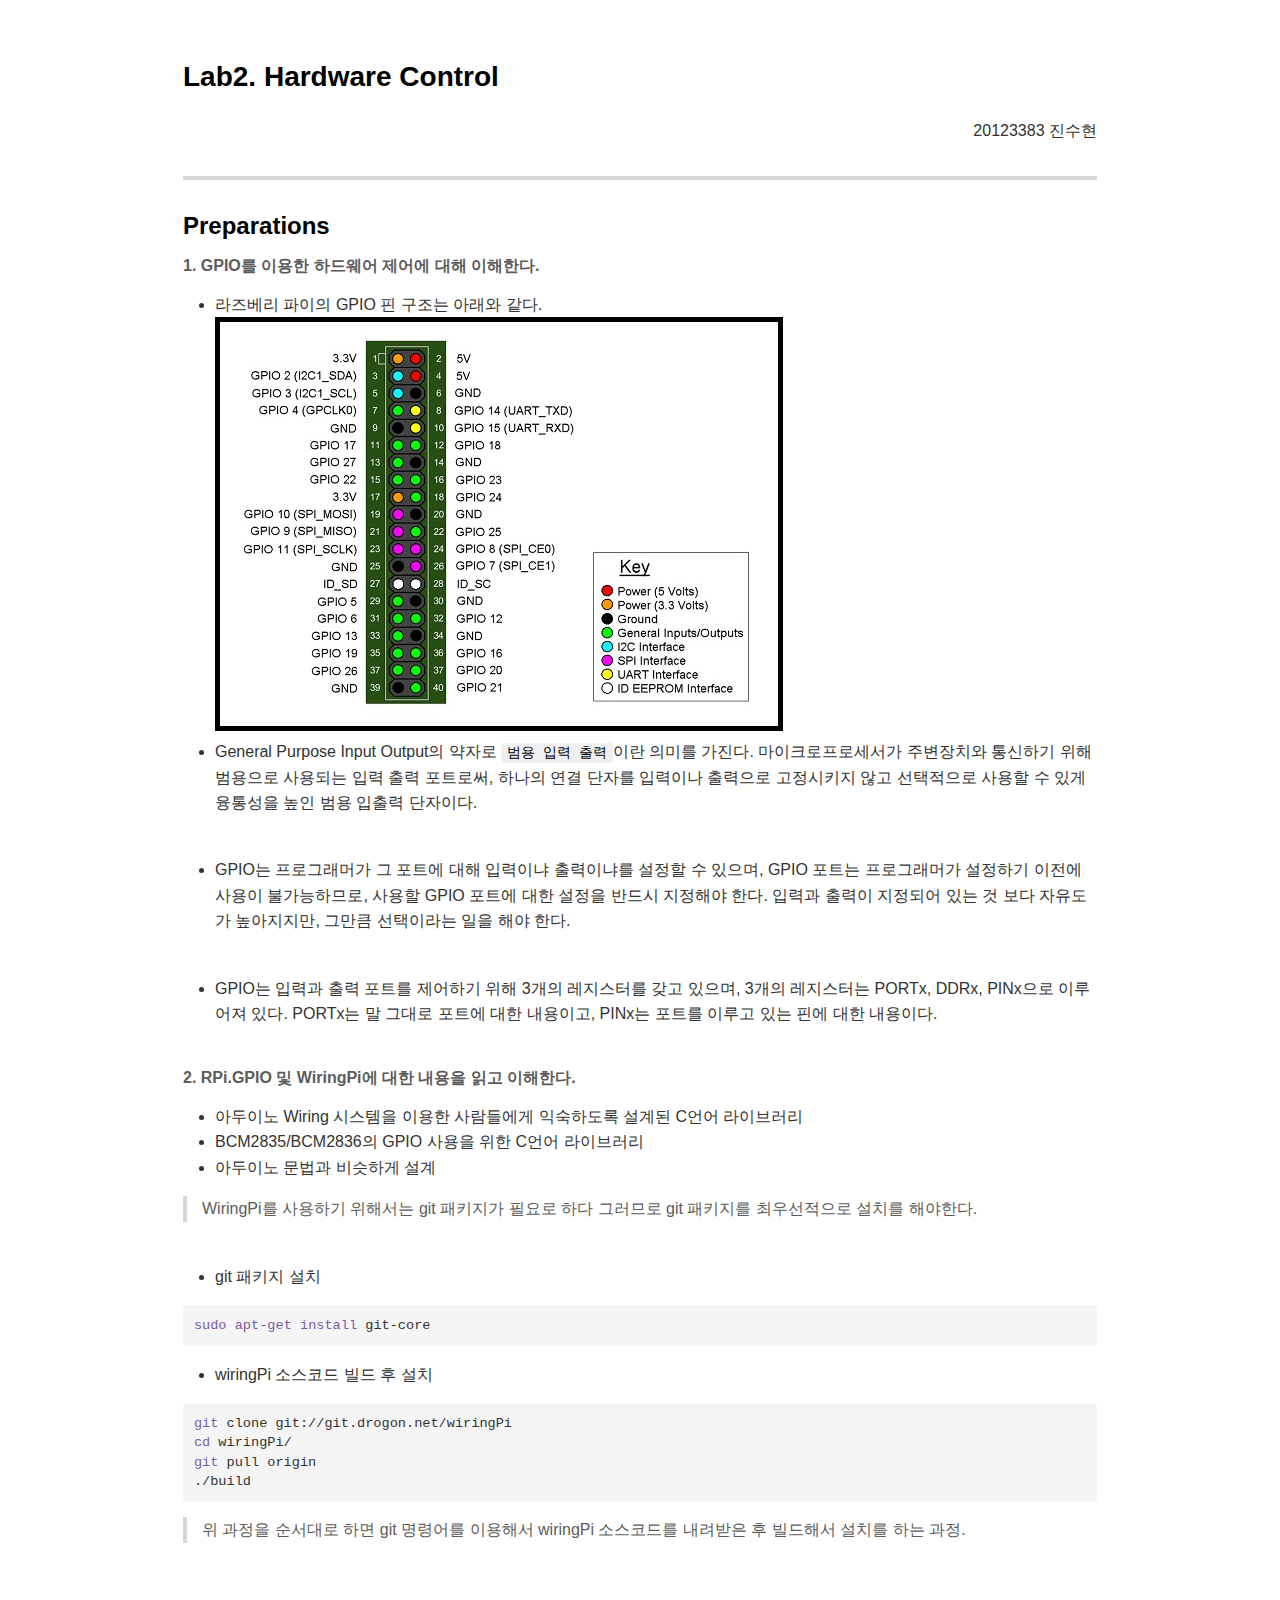
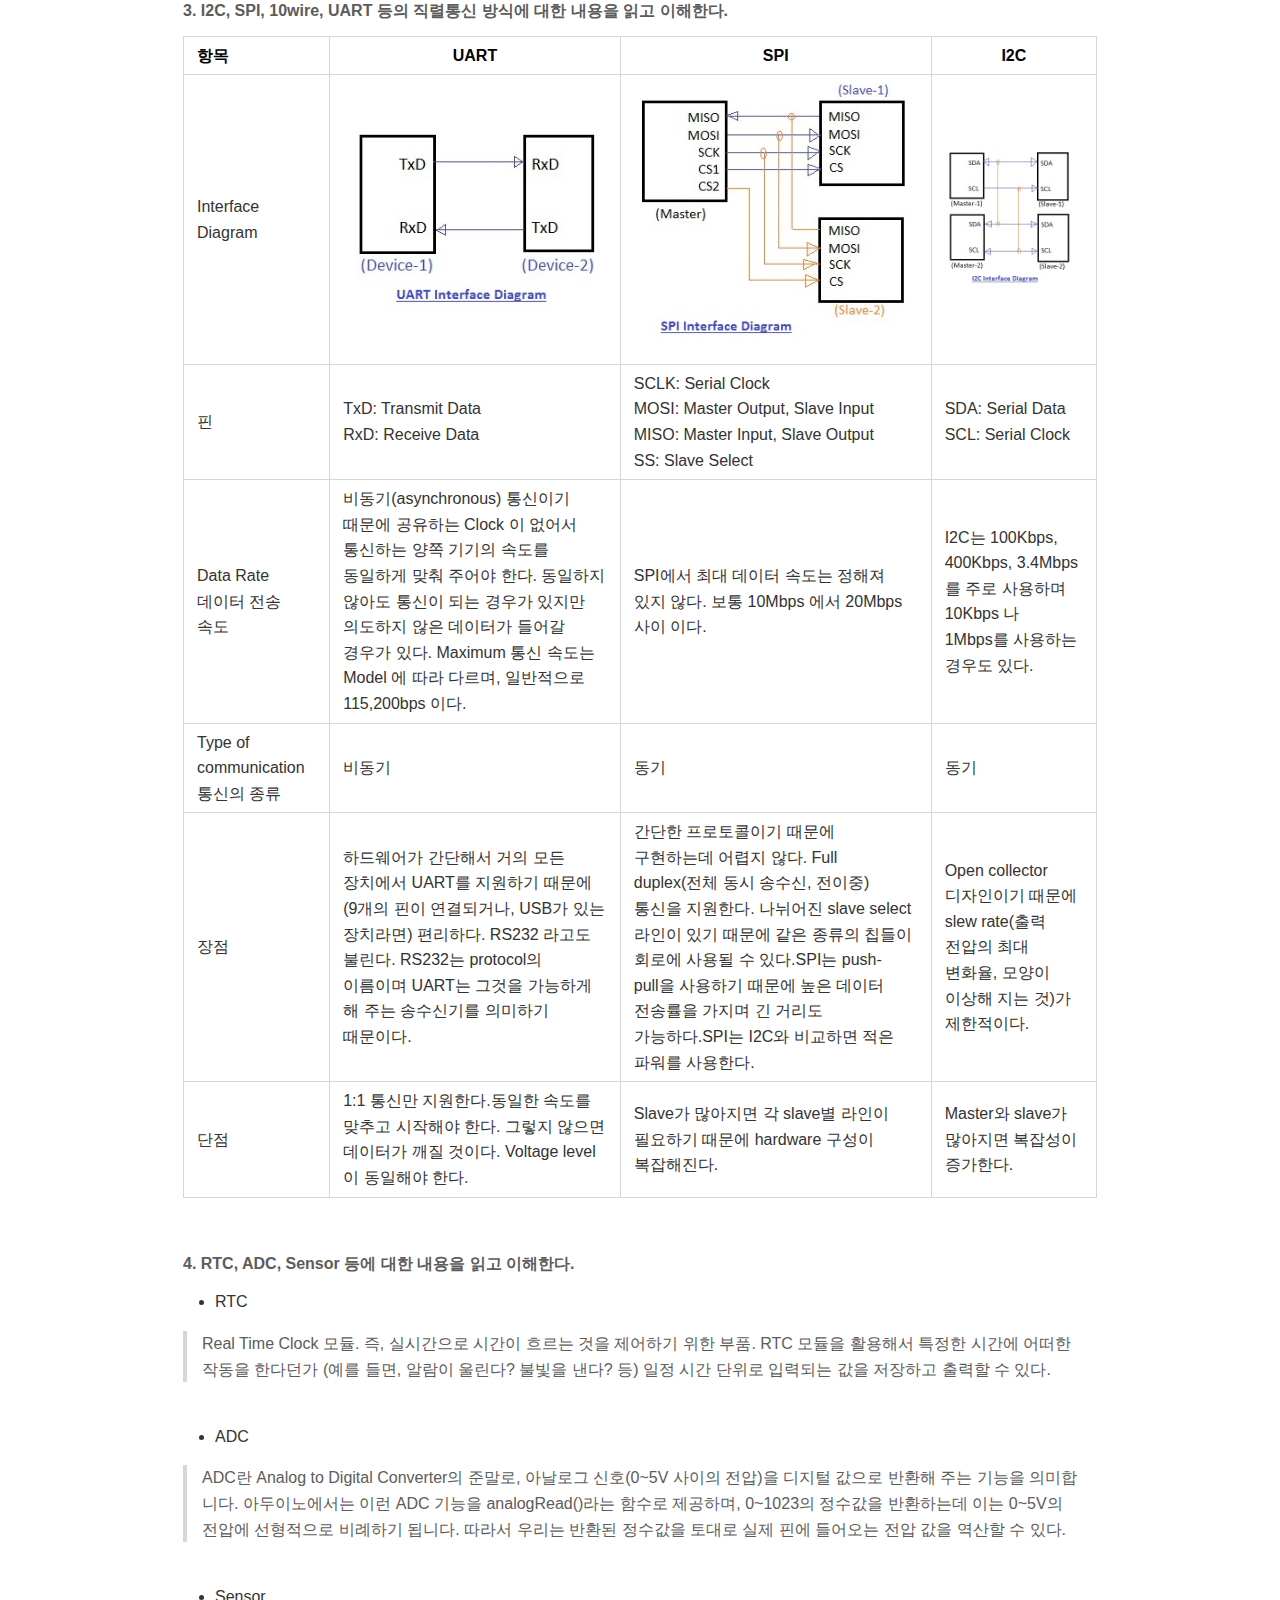
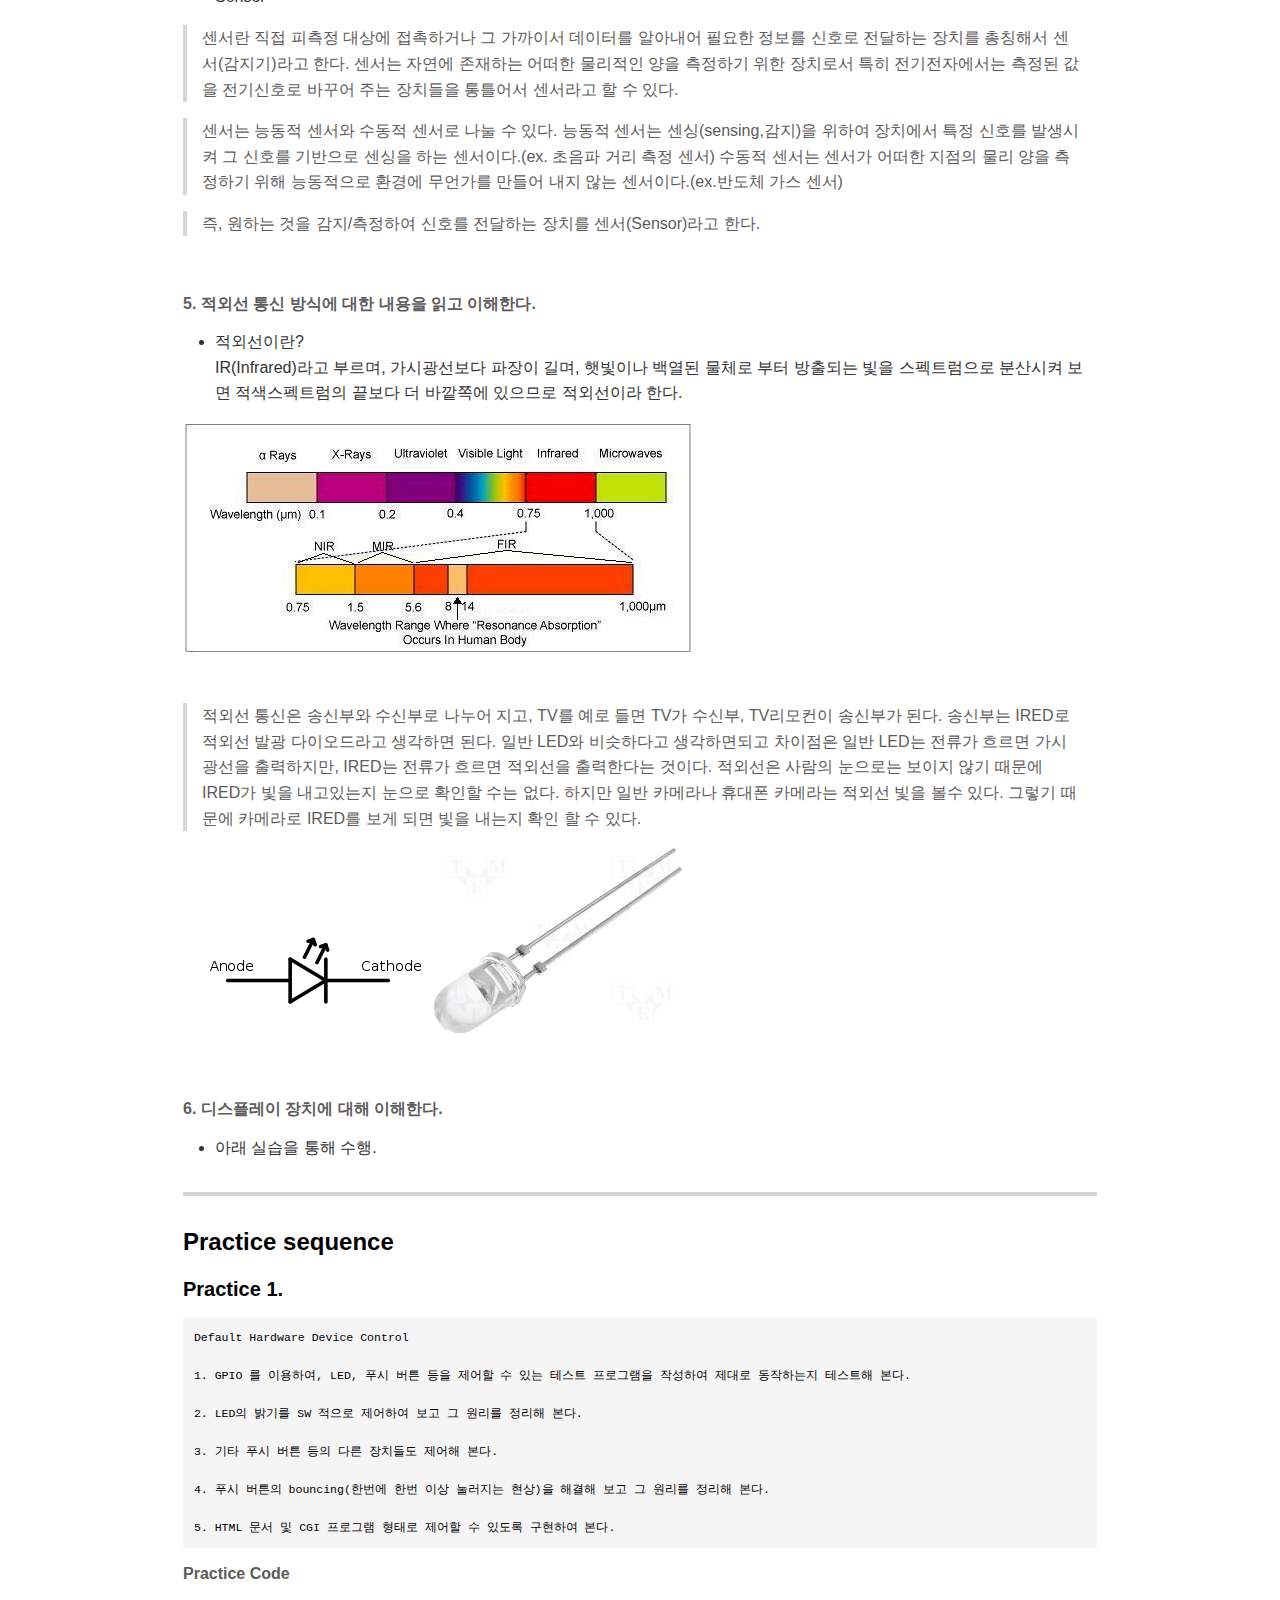
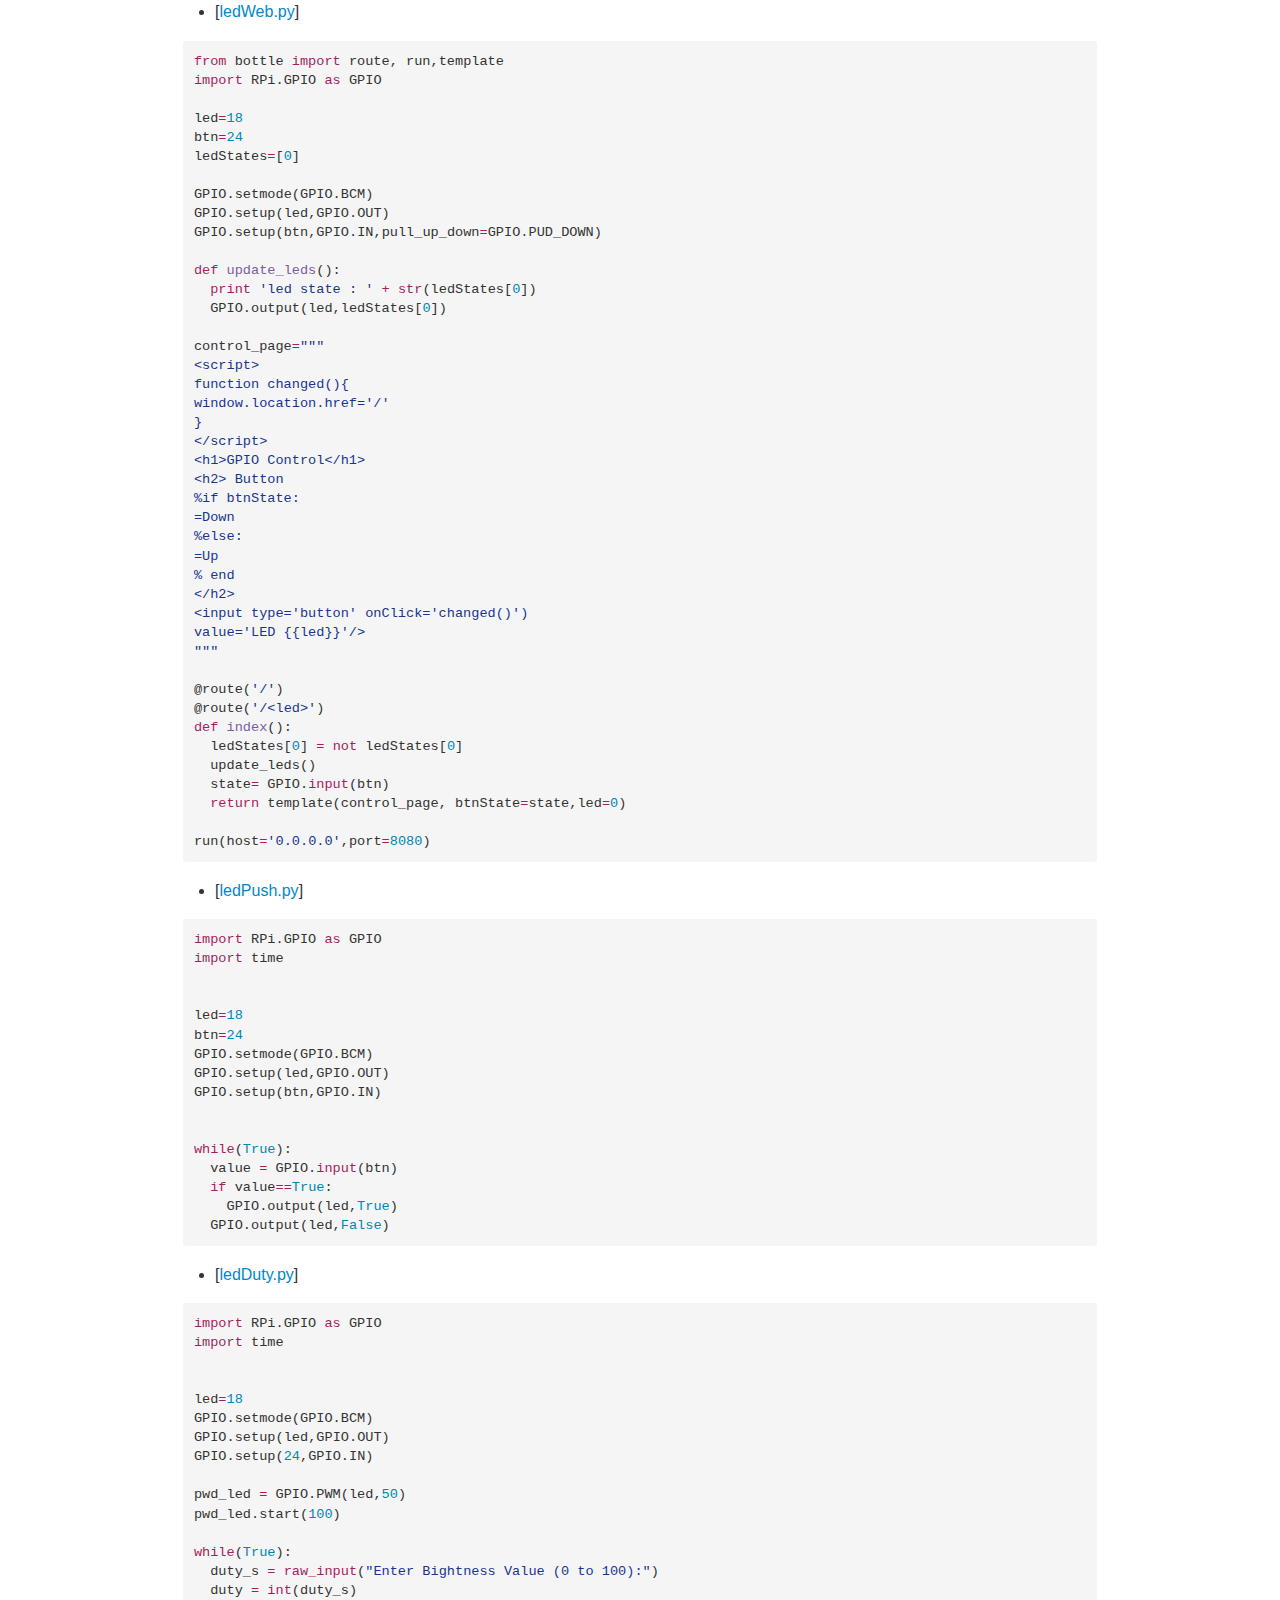
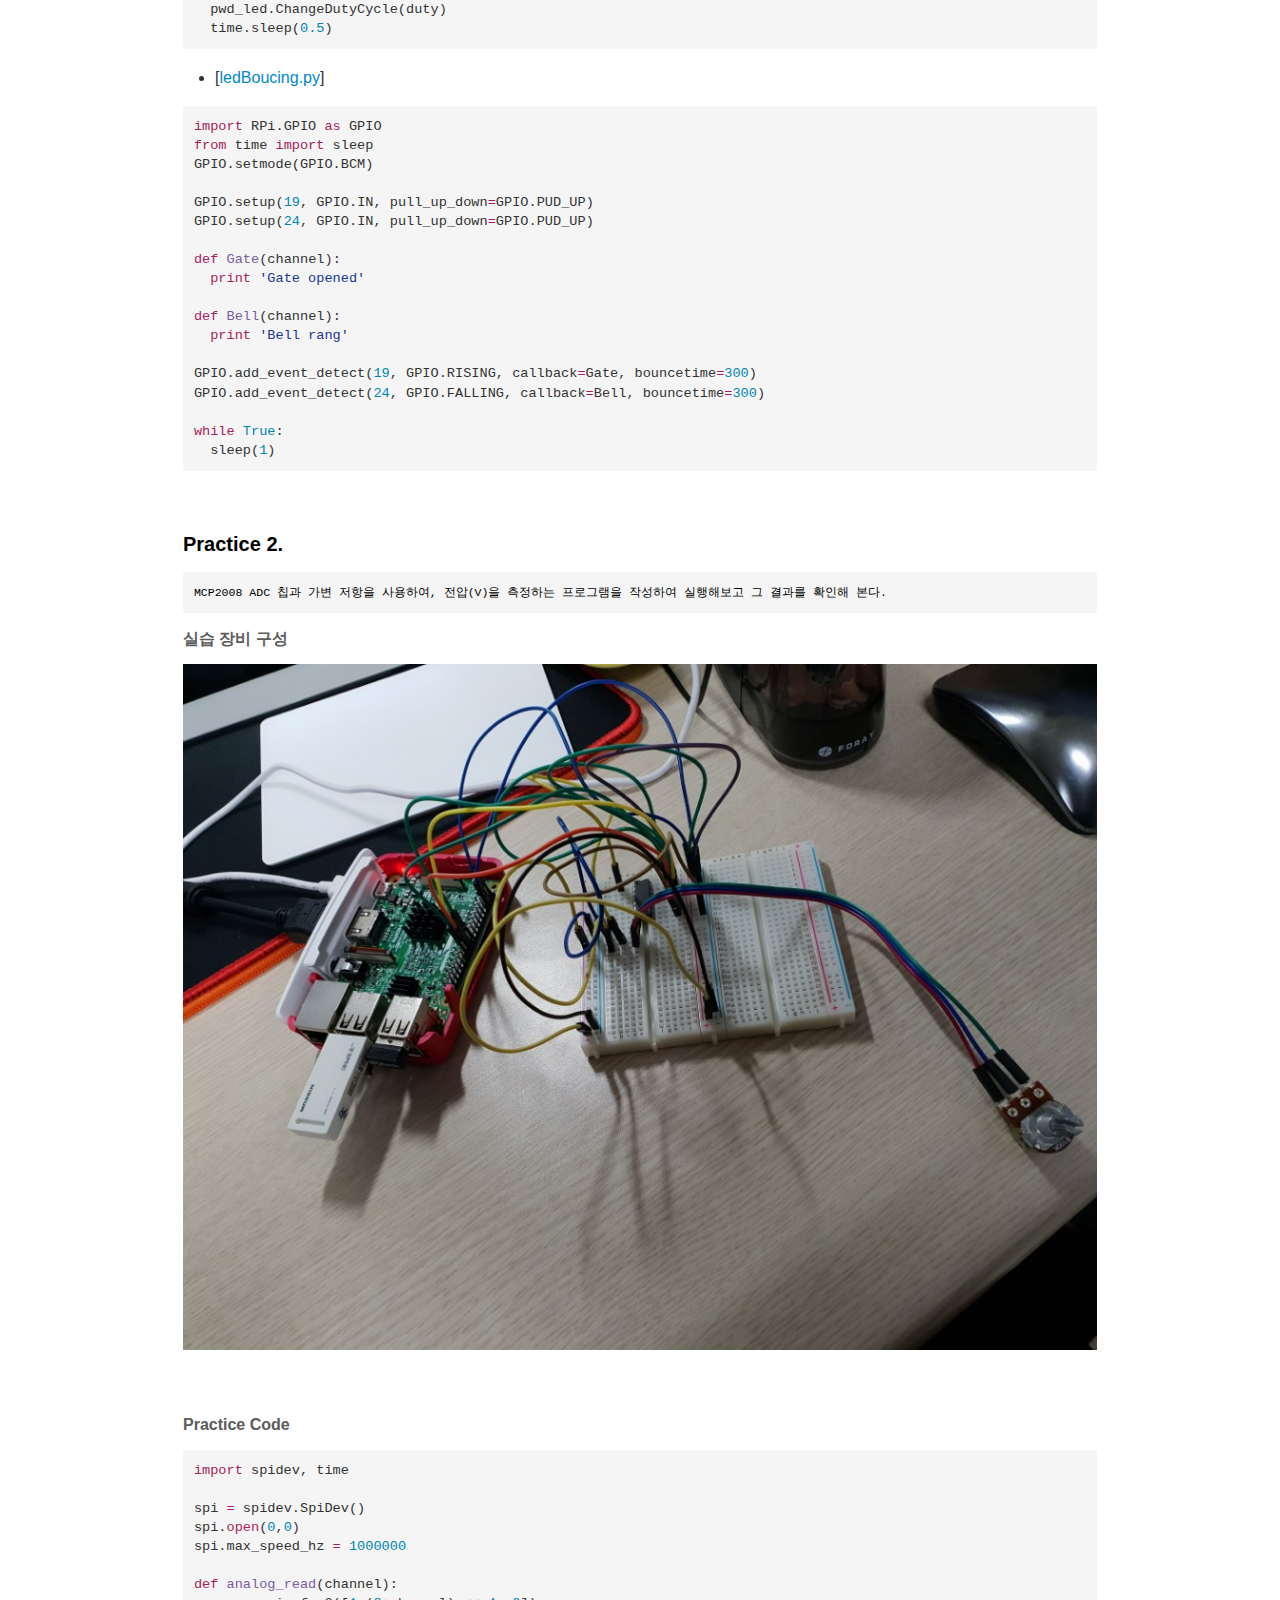
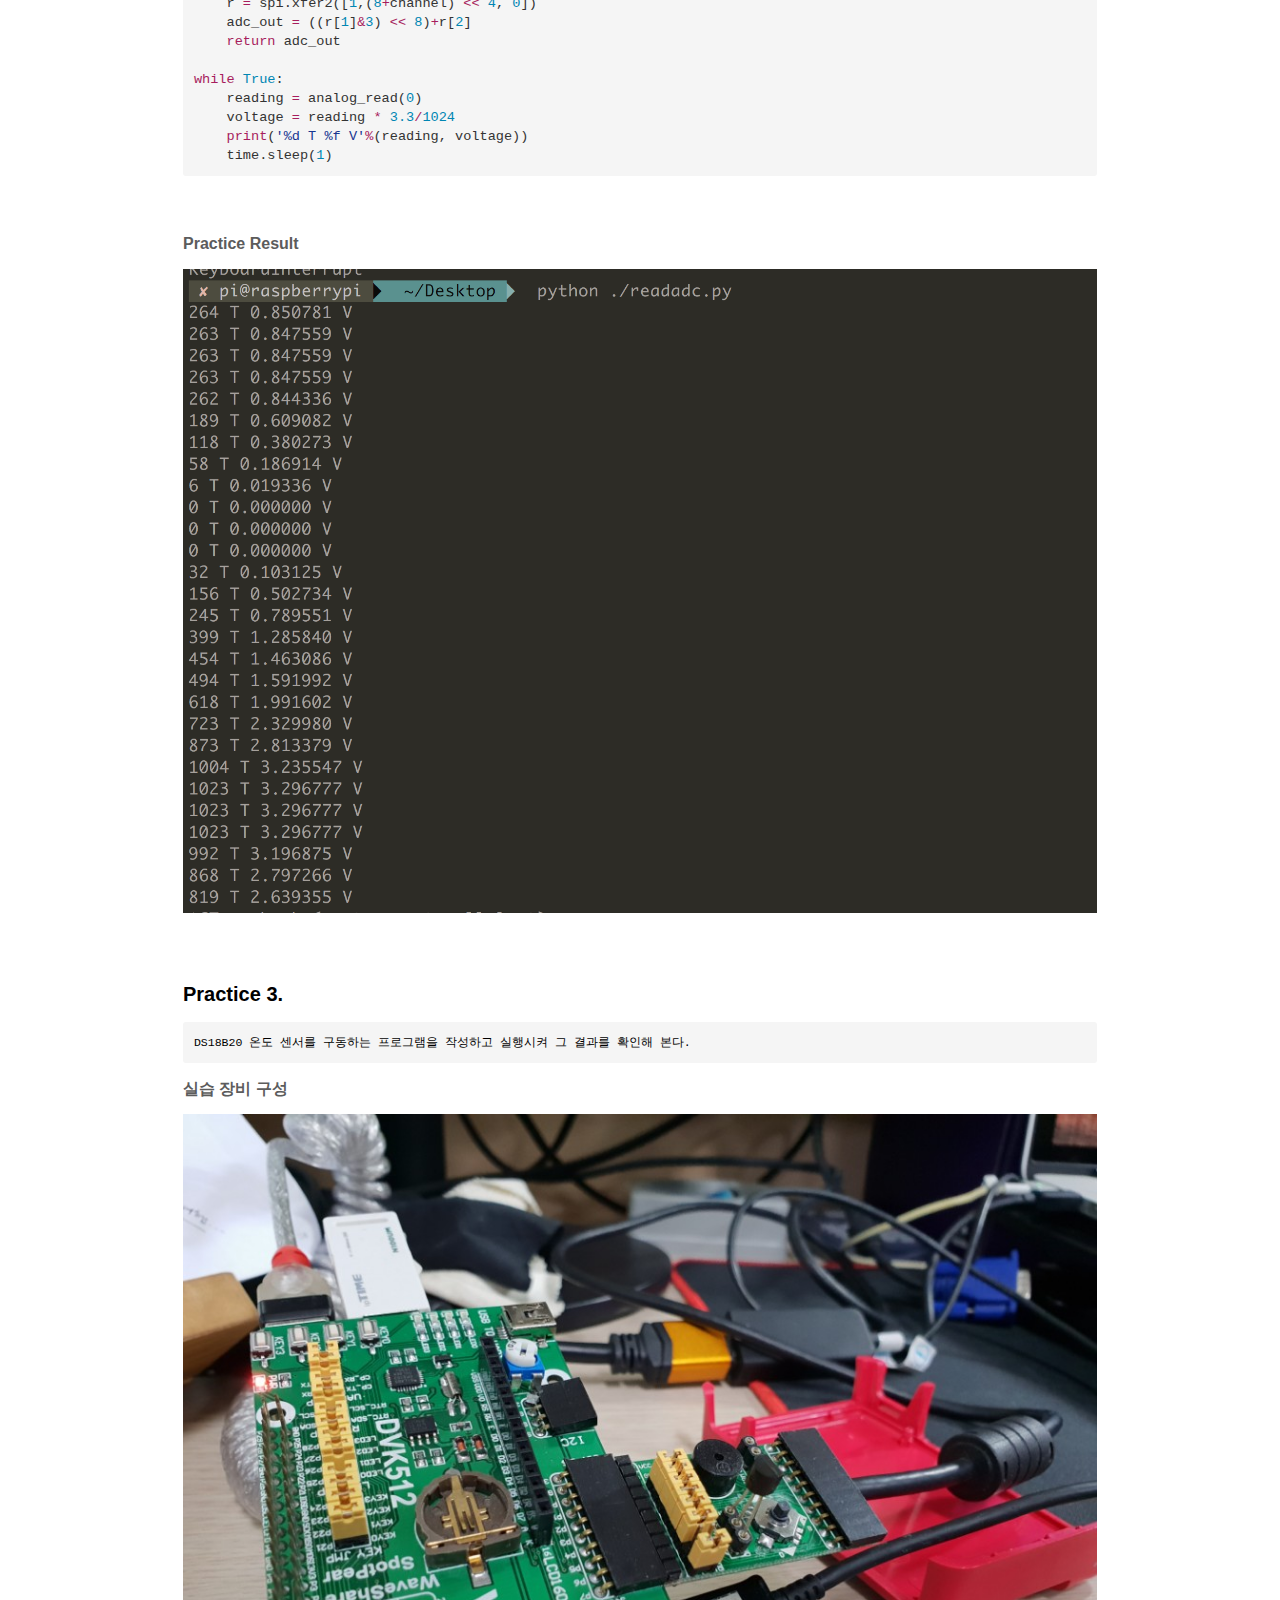
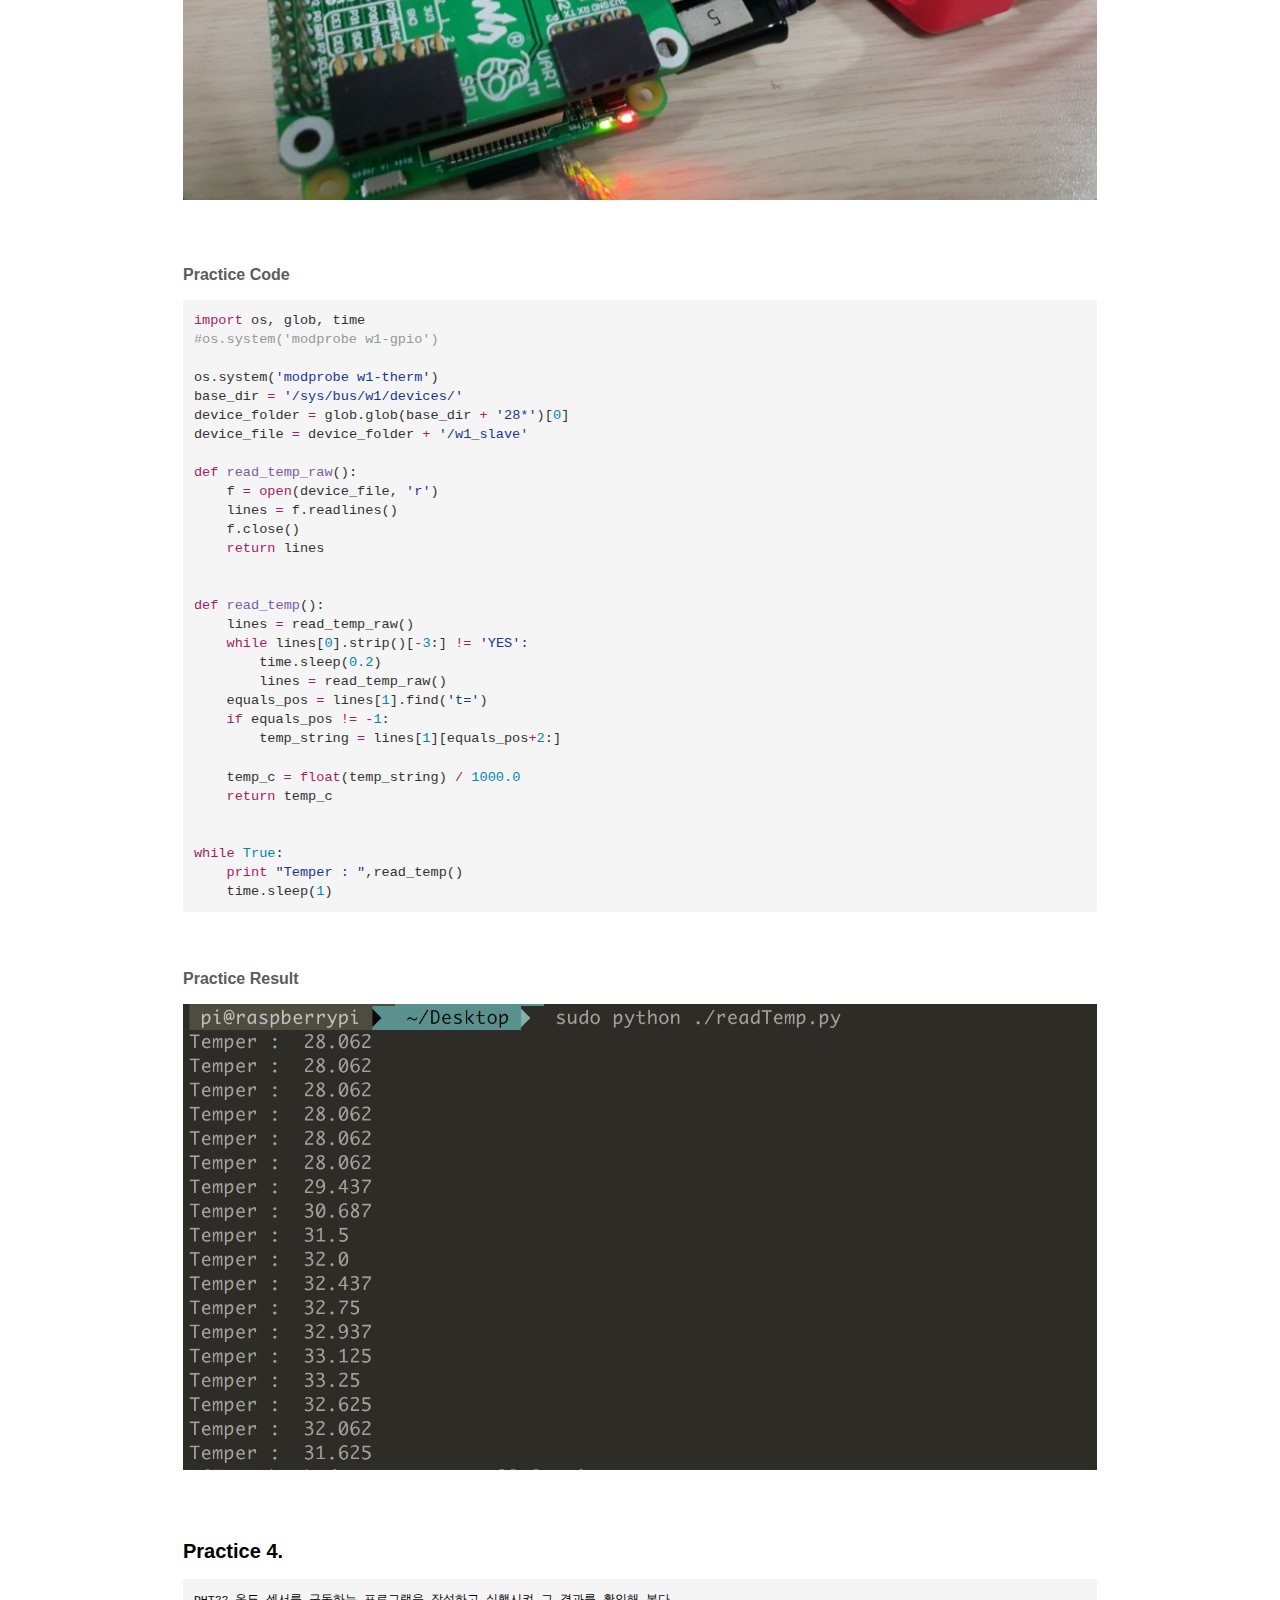
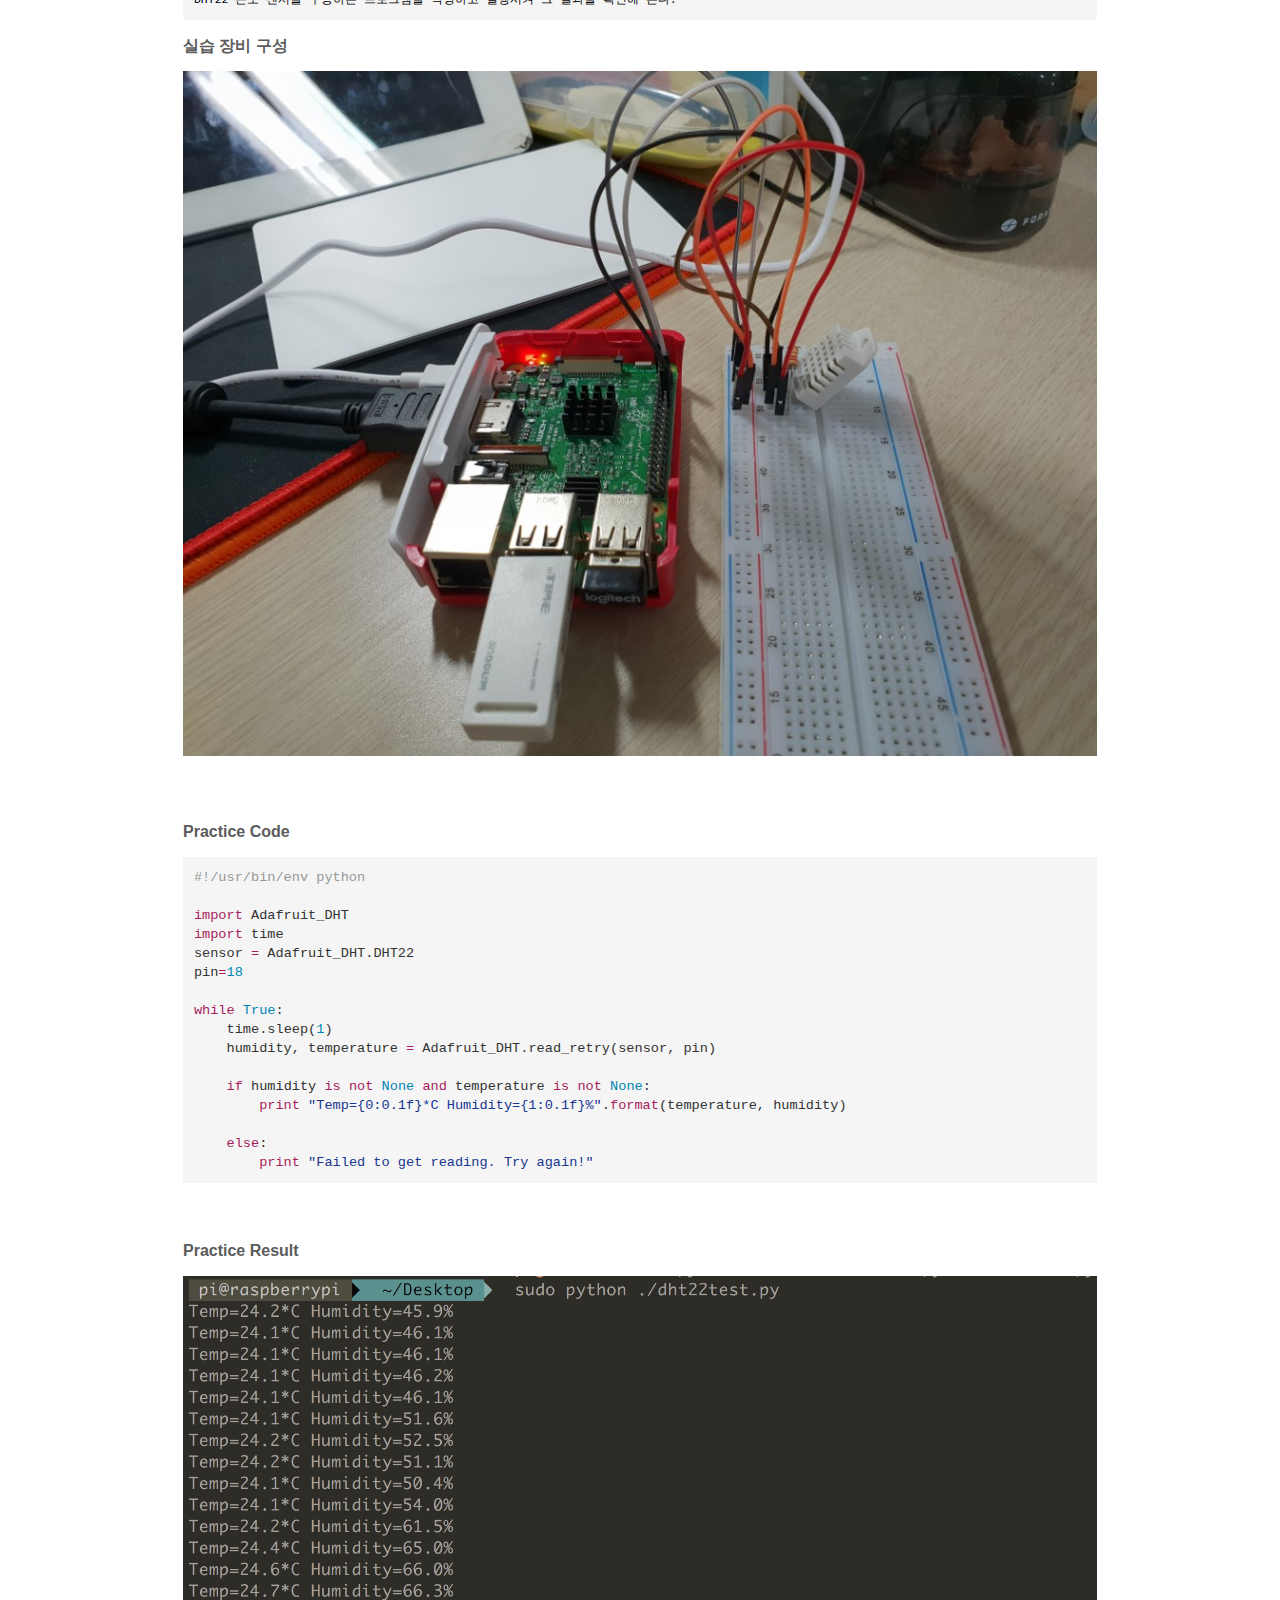
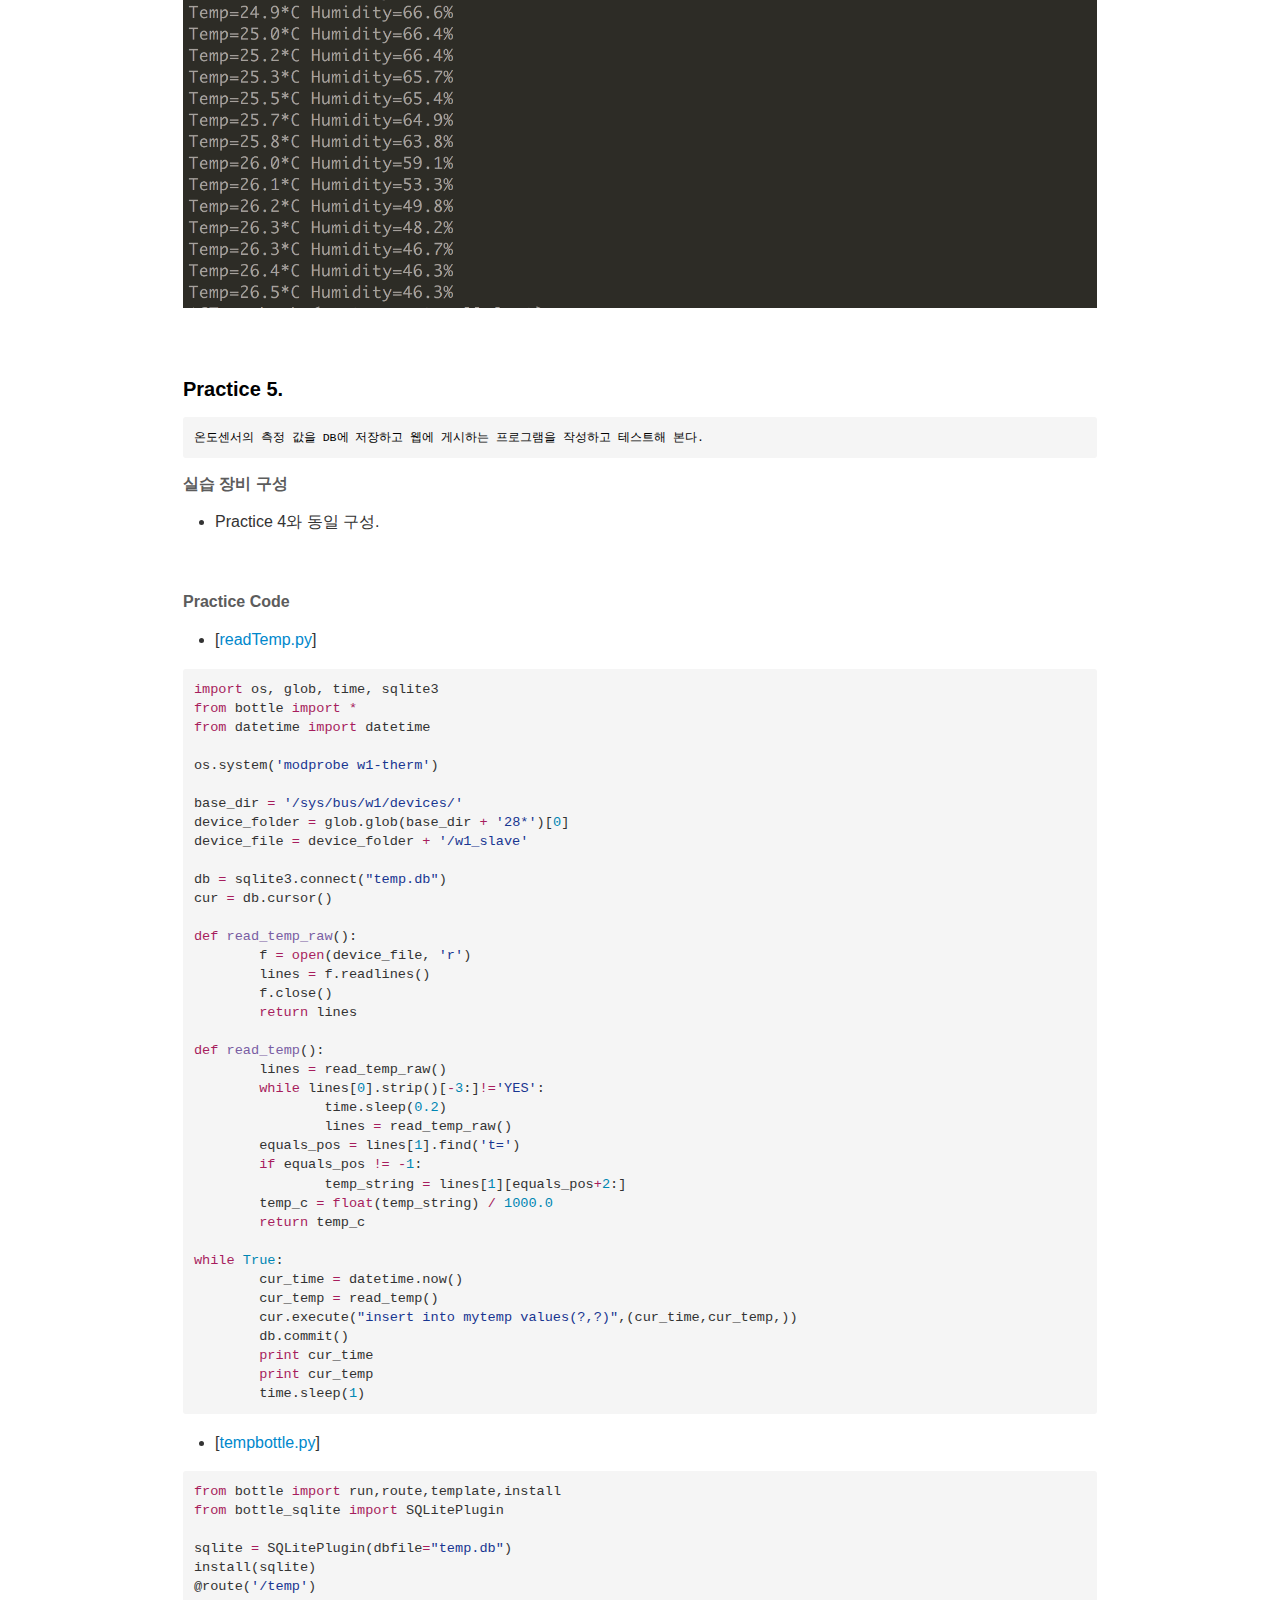
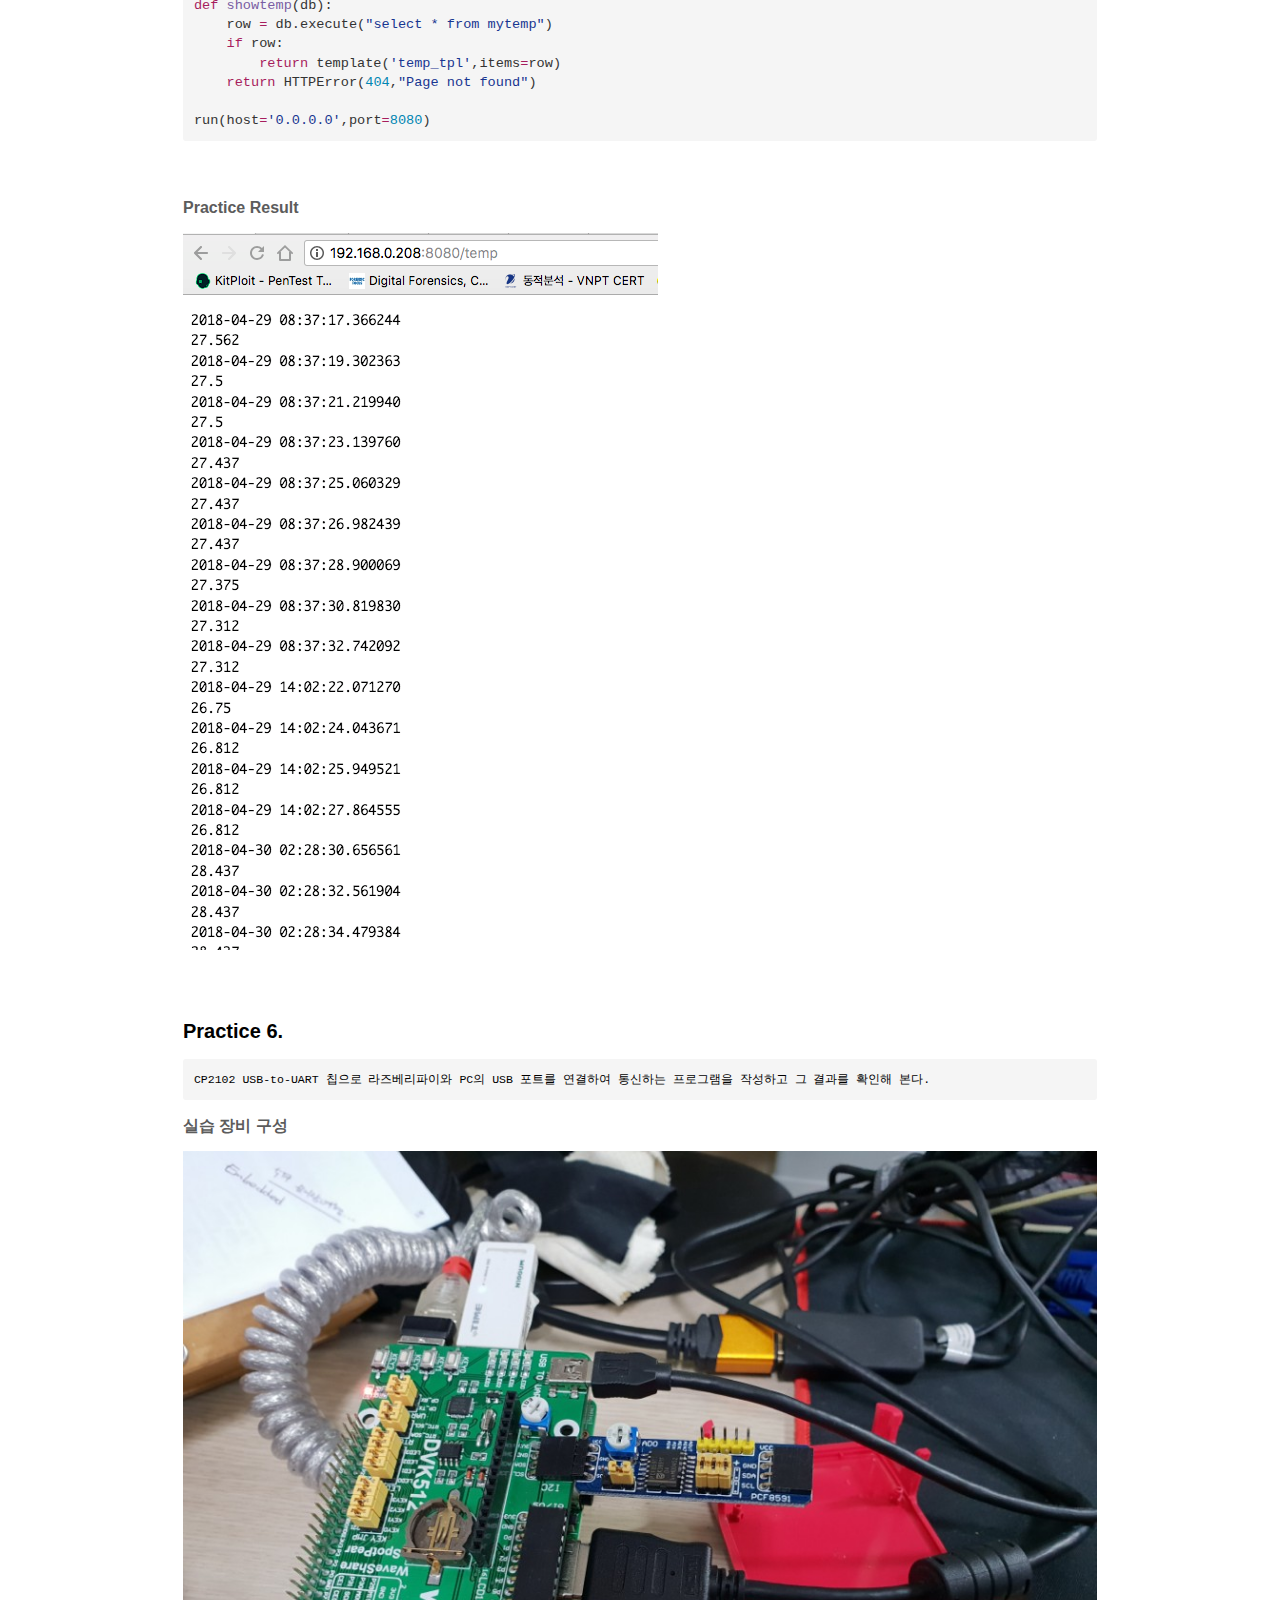
<file: lab2/HardwareControl.htm>
<!DOCTYPE html>
<!-- saved from url=(0098)file:///private/var/folders/t_/3_spx9kn2j1072knxbnnwlvm0000gn/T/mume118330-20014-1c5bctl.5f82.html -->
<html><head><meta http-equiv="Content-Type" content="text/html; charset=UTF-8">
      <title>HardwareControl</title>
      
      <meta name="viewport" content="width=device-width, initial-scale=1.0">
      
      <link rel="stylesheet" href="./HardwareControl_files/katex.min.css">
      
      
      
      
      
      
      
      
      
      

      <style> 
      /**
 * prism.js Github theme based on GitHub's theme.
 * @author Sam Clarke
 */
code[class*="language-"],
pre[class*="language-"] {
  color: #333;
  background: none;
  font-family: Consolas, "Liberation Mono", Menlo, Courier, monospace;
  text-align: left;
  white-space: pre;
  word-spacing: normal;
  word-break: normal;
  word-wrap: normal;
  line-height: 1.4;

  -moz-tab-size: 8;
  -o-tab-size: 8;
  tab-size: 8;

  -webkit-hyphens: none;
  -moz-hyphens: none;
  -ms-hyphens: none;
  hyphens: none;
}

/* Code blocks */
pre[class*="language-"] {
  padding: .8em;
  overflow: auto;
  /* border: 1px solid #ddd; */
  border-radius: 3px;
  /* background: #fff; */
  background: #f5f5f5;
}

/* Inline code */
:not(pre) > code[class*="language-"] {
  padding: .1em;
  border-radius: .3em;
  white-space: normal;
  background: #f5f5f5;
}

.token.comment,
.token.blockquote {
  color: #969896;
}

.token.cdata {
  color: #183691;
}

.token.doctype,
.token.punctuation,
.token.variable,
.token.macro.property {
  color: #333;
}

.token.operator,
.token.important,
.token.keyword,
.token.rule,
.token.builtin {
  color: #a71d5d;
}

.token.string,
.token.url,
.token.regex,
.token.attr-value {
  color: #183691;
}

.token.property,
.token.number,
.token.boolean,
.token.entity,
.token.atrule,
.token.constant,
.token.symbol,
.token.command,
.token.code {
  color: #0086b3;
}

.token.tag,
.token.selector,
.token.prolog {
  color: #63a35c;
}

.token.function,
.token.namespace,
.token.pseudo-element,
.token.class,
.token.class-name,
.token.pseudo-class,
.token.id,
.token.url-reference .token.variable,
.token.attr-name {
  color: #795da3;
}

.token.entity {
  cursor: help;
}

.token.title,
.token.title .token.punctuation {
  font-weight: bold;
  color: #1d3e81;
}

.token.list {
  color: #ed6a43;
}

.token.inserted {
  background-color: #eaffea;
  color: #55a532;
}

.token.deleted {
  background-color: #ffecec;
  color: #bd2c00;
}

.token.bold {
  font-weight: bold;
}

.token.italic {
  font-style: italic;
}


/* JSON */
.language-json .token.property {
  color: #183691;
}

.language-markup .token.tag .token.punctuation {
  color: #333;
}

/* CSS */
code.language-css,
.language-css .token.function {
  color: #0086b3;
}

/* YAML */
.language-yaml .token.atrule {
  color: #63a35c;
}

code.language-yaml {
  color: #183691;
}

/* Ruby */
.language-ruby .token.function {
  color: #333;
}

/* Markdown */
.language-markdown .token.url {
  color: #795da3;
}

/* Makefile */
.language-makefile .token.symbol {
  color: #795da3;
}

.language-makefile .token.variable {
  color: #183691;
}

.language-makefile .token.builtin {
  color: #0086b3;
}

/* Bash */
.language-bash .token.keyword {
  color: #0086b3;
}html body{font-family:"Helvetica Neue",Helvetica,"Segoe UI",Arial,freesans,sans-serif;font-size:16px;line-height:1.6;color:#333;background-color:#fff;overflow:initial;box-sizing:border-box;word-wrap:break-word}html body>:first-child{margin-top:0}html body h1,html body h2,html body h3,html body h4,html body h5,html body h6{line-height:1.2;margin-top:1em;margin-bottom:16px;color:#000}html body h1{font-size:2.25em;font-weight:300;padding-bottom:.3em}html body h2{font-size:1.75em;font-weight:400;padding-bottom:.3em}html body h3{font-size:1.5em;font-weight:500}html body h4{font-size:1.25em;font-weight:600}html body h5{font-size:1.1em;font-weight:600}html body h6{font-size:1em;font-weight:600}html body h1,html body h2,html body h3,html body h4,html body h5{font-weight:600}html body h5{font-size:1em}html body h6{color:#5c5c5c}html body strong{color:#000}html body del{color:#5c5c5c}html body a:not([href]){color:inherit;text-decoration:none}html body a{color:#08c;text-decoration:none}html body a:hover{color:#00a3f5;text-decoration:none}html body img{max-width:100%}html body>p{margin-top:0;margin-bottom:16px;word-wrap:break-word}html body>ul,html body>ol{margin-bottom:16px}html body ul,html body ol{padding-left:2em}html body ul.no-list,html body ol.no-list{padding:0;list-style-type:none}html body ul ul,html body ul ol,html body ol ol,html body ol ul{margin-top:0;margin-bottom:0}html body li{margin-bottom:0}html body li.task-list-item{list-style:none}html body li>p{margin-top:0;margin-bottom:0}html body .task-list-item-checkbox{margin:0 .2em .25em -1.8em;vertical-align:middle}html body .task-list-item-checkbox:hover{cursor:pointer}html body blockquote{margin:16px 0;font-size:inherit;padding:0 15px;color:#5c5c5c;border-left:4px solid #d6d6d6}html body blockquote>:first-child{margin-top:0}html body blockquote>:last-child{margin-bottom:0}html body hr{height:4px;margin:32px 0;background-color:#d6d6d6;border:0 none}html body table{margin:10px 0 15px 0;border-collapse:collapse;border-spacing:0;display:block;width:100%;overflow:auto;word-break:normal;word-break:keep-all}html body table th{font-weight:bold;color:#000}html body table td,html body table th{border:1px solid #d6d6d6;padding:6px 13px}html body dl{padding:0}html body dl dt{padding:0;margin-top:16px;font-size:1em;font-style:italic;font-weight:bold}html body dl dd{padding:0 16px;margin-bottom:16px}html body code{font-family:Menlo,Monaco,Consolas,'Courier New',monospace;font-size:.85em !important;color:#000;background-color:#f0f0f0;border-radius:3px;padding:.2em 0}html body code::before,html body code::after{letter-spacing:-0.2em;content:"\00a0"}html body pre>code{padding:0;margin:0;font-size:.85em !important;word-break:normal;white-space:pre;background:transparent;border:0}html body .highlight{margin-bottom:16px}html body .highlight pre,html body pre{padding:1em;overflow:auto;font-size:.85em !important;line-height:1.45;border:#d6d6d6;border-radius:3px}html body .highlight pre{margin-bottom:0;word-break:normal}html body pre code,html body pre tt{display:inline;max-width:initial;padding:0;margin:0;overflow:initial;line-height:inherit;word-wrap:normal;background-color:transparent;border:0}html body pre code:before,html body pre tt:before,html body pre code:after,html body pre tt:after{content:normal}html body p,html body blockquote,html body ul,html body ol,html body dl,html body pre{margin-top:0;margin-bottom:16px}html body kbd{color:#000;border:1px solid #d6d6d6;border-bottom:2px solid #c7c7c7;padding:2px 4px;background-color:#f0f0f0;border-radius:3px}@media print{html body{background-color:#fff}html body h1,html body h2,html body h3,html body h4,html body h5,html body h6{color:#000;page-break-after:avoid}html body blockquote{color:#5c5c5c}html body pre{page-break-inside:avoid}html body table{display:table}html body img{display:block;max-width:100%;max-height:100%}html body pre,html body code{word-wrap:break-word;white-space:pre}}.markdown-preview{width:100%;height:100%;box-sizing:border-box}.markdown-preview .pagebreak,.markdown-preview .newpage{page-break-before:always}.markdown-preview pre.line-numbers{position:relative;padding-left:3.8em;counter-reset:linenumber}.markdown-preview pre.line-numbers>code{position:relative}.markdown-preview pre.line-numbers .line-numbers-rows{position:absolute;pointer-events:none;top:1em;font-size:100%;left:0;width:3em;letter-spacing:-1px;border-right:1px solid #999;-webkit-user-select:none;-moz-user-select:none;-ms-user-select:none;user-select:none}.markdown-preview pre.line-numbers .line-numbers-rows>span{pointer-events:none;display:block;counter-increment:linenumber}.markdown-preview pre.line-numbers .line-numbers-rows>span:before{content:counter(linenumber);color:#999;display:block;padding-right:.8em;text-align:right}.markdown-preview .mathjax-exps .MathJax_Display{text-align:center !important}.markdown-preview:not([for="preview"]) .code-chunk .btn-group{display:none}.markdown-preview:not([for="preview"]) .code-chunk .status{display:none}.markdown-preview:not([for="preview"]) .code-chunk .output-div{margin-bottom:16px}.scrollbar-style::-webkit-scrollbar{width:8px}.scrollbar-style::-webkit-scrollbar-track{border-radius:10px;background-color:transparent}.scrollbar-style::-webkit-scrollbar-thumb{border-radius:5px;background-color:rgba(150,150,150,0.66);border:4px solid rgba(150,150,150,0.66);background-clip:content-box}html body[for="html-export"]:not([data-presentation-mode]){position:relative;width:100%;height:100%;top:0;left:0;margin:0;padding:0;overflow:auto}html body[for="html-export"]:not([data-presentation-mode]) .markdown-preview{position:relative;top:0}@media screen and (min-width:914px){html body[for="html-export"]:not([data-presentation-mode]) .markdown-preview{padding:2em calc(50% - 457px)}}@media screen and (max-width:914px){html body[for="html-export"]:not([data-presentation-mode]) .markdown-preview{padding:2em}}@media screen and (max-width:450px){html body[for="html-export"]:not([data-presentation-mode]) .markdown-preview{font-size:14px !important;padding:1em}}@media print{html body[for="html-export"]:not([data-presentation-mode]) #sidebar-toc-btn{display:none}}html body[for="html-export"]:not([data-presentation-mode]) #sidebar-toc-btn{position:fixed;bottom:8px;left:8px;font-size:28px;cursor:pointer;color:inherit;z-index:99;width:32px;text-align:center;opacity:.4}html body[for="html-export"]:not([data-presentation-mode])[html-show-sidebar-toc] #sidebar-toc-btn{opacity:1}html body[for="html-export"]:not([data-presentation-mode])[html-show-sidebar-toc] .md-sidebar-toc{position:fixed;top:0;left:0;width:300px;height:100%;padding:32px 0 48px 0;font-size:14px;box-shadow:0 0 4px rgba(150,150,150,0.33);box-sizing:border-box;overflow:auto;background-color:inherit}html body[for="html-export"]:not([data-presentation-mode])[html-show-sidebar-toc] .md-sidebar-toc::-webkit-scrollbar{width:8px}html body[for="html-export"]:not([data-presentation-mode])[html-show-sidebar-toc] .md-sidebar-toc::-webkit-scrollbar-track{border-radius:10px;background-color:transparent}html body[for="html-export"]:not([data-presentation-mode])[html-show-sidebar-toc] .md-sidebar-toc::-webkit-scrollbar-thumb{border-radius:5px;background-color:rgba(150,150,150,0.66);border:4px solid rgba(150,150,150,0.66);background-clip:content-box}html body[for="html-export"]:not([data-presentation-mode])[html-show-sidebar-toc] .md-sidebar-toc a{text-decoration:none}html body[for="html-export"]:not([data-presentation-mode])[html-show-sidebar-toc] .md-sidebar-toc ul{padding:0 1.6em;margin-top:.8em}html body[for="html-export"]:not([data-presentation-mode])[html-show-sidebar-toc] .md-sidebar-toc li{margin-bottom:.8em}html body[for="html-export"]:not([data-presentation-mode])[html-show-sidebar-toc] .md-sidebar-toc ul{list-style-type:none}html body[for="html-export"]:not([data-presentation-mode])[html-show-sidebar-toc] .markdown-preview{left:300px;width:calc(100% -  300px);padding:2em calc(50% - 457px -  150px);margin:0;box-sizing:border-box}@media screen and (max-width:1274px){html body[for="html-export"]:not([data-presentation-mode])[html-show-sidebar-toc] .markdown-preview{padding:2em}}@media screen and (max-width:450px){html body[for="html-export"]:not([data-presentation-mode])[html-show-sidebar-toc] .markdown-preview{width:100%}}html body[for="html-export"]:not([data-presentation-mode]):not([html-show-sidebar-toc]) .markdown-preview{left:50%;transform:translateX(-50%)}html body[for="html-export"]:not([data-presentation-mode]):not([html-show-sidebar-toc]) .md-sidebar-toc{display:none}
/* Please visit the URL below for more information: */
/*   https://shd101wyy.github.io/markdown-preview-enhanced/#/customize-css */
 
      </style>
    </head>
    <body for="html-export">
      <div class="mume markdown-preview   ">
      <h2 class="mume-header" id="lab2-hardware-control">Lab2. Hardware Control</h2>

<p align="right">20123383 진수현</p>
<hr>
<h3 class="mume-header" id="preparations">Preparations</h3>

<h6 class="mume-header" id="1-gpio%EB%A5%BC-%EC%9D%B4%EC%9A%A9%ED%95%9C-%ED%95%98%EB%93%9C%EC%9B%A8%EC%96%B4-%EC%A0%9C%EC%96%B4%EC%97%90-%EB%8C%80%ED%95%B4-%EC%9D%B4%ED%95%B4%ED%95%9C%EB%8B%A4">1. GPIO를 이용한 하드웨어 제어에 대해 이해한다.</h6>

<ul>
<li>
<p>라즈베리 파이의 GPIO 핀 구조는 아래와 같다.<br>
<img src="./HardwareControl_files/53bc258dc6c0425cb44870b50ab30621.jpg" alt=""></p>
</li>
<li>
<p>General Purpose Input Output의 약자로 <code>범용 입력 출력</code>이란 의미를 가진다. 마이크로프로세서가 주변장치와 통신하기 위해 범용으로 사용되는 입력 출력 포트로써, 하나의 연결 단자를 입력이나 출력으로 고정시키지 않고 선택적으로 사용할 수 있게 융통성을 높인 범용 입출력 단자이다.</p>
</li>
</ul>
<br>
<ul>
<li>GPIO는 프로그래머가 그 포트에 대해 입력이냐 출력이냐를 설정할 수 있으며, GPIO 포트는 프로그래머가 설정하기 이전에 사용이 불가능하므로, 사용할 GPIO 포트에 대한 설정을 반드시 지정해야 한다. 입력과 출력이 지정되어 있는 것 보다 자유도가 높아지지만, 그만큼 선택이라는 일을 해야 한다.</li>
</ul>
<br>
<ul>
<li>GPIO는 입력과 출력 포트를 제어하기 위해 3개의 레지스터를 갖고 있으며, 3개의 레지스터는 PORTx, DDRx, PINx으로 이루어져 있다. PORTx는 말 그대로 포트에 대한 내용이고, PINx는 포트를 이루고 있는 핀에 대한 내용이다.<br>
<br></li>
</ul>
<h6 class="mume-header" id="2-rpigpio-%EB%B0%8F-wiringpi%EC%97%90-%EB%8C%80%ED%95%9C-%EB%82%B4%EC%9A%A9%EC%9D%84-%EC%9D%BD%EA%B3%A0-%EC%9D%B4%ED%95%B4%ED%95%9C%EB%8B%A4">2. RPi.GPIO 및 WiringPi에 대한 내용을 읽고 이해한다.</h6>

<ul>
<li>아두이노 Wiring 시스템을 이용한 사람들에게 익숙하도록 설계된 C언어 라이브러리</li>
<li>BCM2835/BCM2836의 GPIO 사용을 위한 C언어 라이브러리</li>
<li>아두이노 문법과 비슷하게 설계</li>
</ul>
<blockquote>
<p>WiringPi를 사용하기 위해서는 git 패키지가 필요로 하다 그러므로 git 패키지를 최우선적으로 설치를 해야한다.</p>
</blockquote>
<br>
<ul>
<li>git 패키지 설치</li>
</ul>
<pre data-role="codeBlock" data-info="bash" class="language-bash"><span class="token function">sudo</span> <span class="token function">apt-get</span> <span class="token function">install</span> git-core
</pre><ul>
<li>wiringPi 소스코드 빌드 후 설치</li>
</ul>
<pre data-role="codeBlock" data-info="bash" class="language-bash"><span class="token function">git</span> clone git://git.drogon.net/wiringPi
<span class="token function">cd</span> wiringPi/
<span class="token function">git</span> pull origin
./build
</pre><blockquote>
<p>위 과정을 순서대로 하면 git 명령어를 이용해서 wiringPi 소스코드를 내려받은 후 빌드해서 설치를 하는 과정.</p>
</blockquote>
<br>
<h6 class="mume-header" id="3-i2c-spi-10wire-uart-%EB%93%B1%EC%9D%98-%EC%A7%81%EB%A0%AC%ED%86%B5%EC%8B%A0-%EB%B0%A9%EC%8B%9D%EC%97%90-%EB%8C%80%ED%95%9C-%EB%82%B4%EC%9A%A9%EC%9D%84-%EC%9D%BD%EA%B3%A0-%EC%9D%B4%ED%95%B4%ED%95%9C%EB%8B%A4">3. I2C, SPI, 10wire, UART 등의 직렬통신 방식에 대한 내용을 읽고 이해한다.</h6>

<table>
<thead>
<tr>
<th style="text-align:left">항목</th>
<th>UART</th>
<th>SPI</th>
<th>I2C</th>
</tr>
</thead>
<tbody>
<tr>
<td style="text-align:left">Interface Diagram</td>
<td><img src="./HardwareControl_files/UART-interface-diagram.jpg" alt=""></td>
<td><img src="./HardwareControl_files/SPI-interface-diagram.jpg" alt=""></td>
<td><img src="./HardwareControl_files/I2C-interface-diagram.jpg" alt=""></td>
</tr>
<tr>
<td style="text-align:left">핀</td>
<td>TxD: Transmit Data<br>RxD: Receive Data</td>
<td>SCLK: Serial Clock<br>MOSI: Master Output, Slave Input<br>MISO: Master Input, Slave Output<br>SS: Slave Select</td>
<td>SDA: Serial Data<br>SCL: Serial Clock</td>
</tr>
<tr>
<td style="text-align:left">Data Rate 데이터 전송 속도</td>
<td>비동기(asynchronous) 통신이기 때문에 공유하는 Clock  이 없어서 통신하는 양쪽 기기의 속도를 동일하게 맞춰 주어야 한다. 동일하지 않아도 통신이 되는 경우가 있지만 의도하지 않은 데이터가 들어갈 경우가 있다. Maximum 통신 속도는 Model 에 따라 다르며, 일반적으로 115,200bps 이다.</td>
<td>SPI에서 최대 데이터 속도는 정해져 있지 않다. 보통 10Mbps 에서 20Mbps 사이 이다.</td>
<td>I2C는 100Kbps, 400Kbps, 3.4Mbps 를 주로 사용하며 10Kbps 나 1Mbps를 사용하는 경우도 있다.</td>
</tr>
<tr>
<td style="text-align:left">Type of communication 통신의 종류</td>
<td>비동기</td>
<td>동기</td>
<td>동기</td>
</tr>
<tr>
<td style="text-align:left">장점</td>
<td>하드웨어가 간단해서 거의 모든 장치에서 UART를 지원하기 때문에 (9개의 핀이 연결되거나, USB가 있는 장치라면) 편리하다. RS232 라고도 불린다. RS232는 protocol의 이름이며 UART는 그것을 가능하게 해 주는 송수신기를 의미하기 때문이다.</td>
<td>간단한 프로토콜이기 때문에 구현하는데 어렵지 않다. Full duplex(전체 동시 송수신, 전이중) 통신을 지원한다. 나뉘어진 slave select 라인이 있기 때문에 같은 종류의 칩들이 회로에 사용될 수 있다.SPI는 push-pull을 사용하기 때문에 높은 데이터 전송률을 가지며 긴 거리도 가능하다.SPI는 I2C와 비교하면 적은 파워를 사용한다.</td>
<td>Open collector 디자인이기 때문에 slew rate(출력 전압의 최대 변화율, 모양이 이상해 지는 것)가 제한적이다.</td>
</tr>
<tr>
<td style="text-align:left">단점</td>
<td>1:1 통신만 지원한다.동일한 속도를 맞추고 시작해야 한다. 그렇지 않으면 데이터가 깨질 것이다. Voltage level 이 동일해야 한다.</td>
<td>Slave가 많아지면 각 slave별 라인이 필요하기 때문에 hardware 구성이 복잡해진다.</td>
<td>Master와 slave가 많아지면 복잡성이 증가한다.</td>
</tr>
</tbody>
</table>
<br>
<h6 class="mume-header" id="4-rtc-adc-sensor-%EB%93%B1%EC%97%90-%EB%8C%80%ED%95%9C-%EB%82%B4%EC%9A%A9%EC%9D%84-%EC%9D%BD%EA%B3%A0-%EC%9D%B4%ED%95%B4%ED%95%9C%EB%8B%A4">4. RTC, ADC, Sensor 등에 대한 내용을 읽고 이해한다.</h6>

<ul>
<li>RTC</li>
</ul>
<blockquote>
<p>Real Time Clock 모듈. 즉,  실시간으로 시간이 흐르는 것을 제어하기 위한 부품. RTC 모듈을 활용해서 특정한 시간에 어떠한 작동을 한다던가 (예를 들면, 알람이 울린다? 불빛을 낸다? 등) 일정 시간 단위로 입력되는 값을 저장하고 출력할 수 있다.</p>
</blockquote>
<br>
<ul>
<li>ADC</li>
</ul>
<blockquote>
<p>ADC란 Analog to Digital Converter의 준말로, 아날로그 신호(0~5V 사이의 전압)을 디지털 값으로 반환해 주는 기능을 의미합니다. 아두이노에서는 이런 ADC 기능을 analogRead()라는 함수로 제공하며, 0~1023의 정수값을 반환하는데 이는 0~5V의 전압에 선형적으로 비례하기 됩니다. 따라서 우리는 반환된 정수값을 토대로 실제 핀에 들어오는 전압 값을 역산할 수 있다.</p>
</blockquote>
<br>
<ul>
<li>Sensor</li>
</ul>
<blockquote>
<p>센서란 직접 피측정 대상에 접촉하거나 그 가까이서 데이터를 알아내어 필요한 정보를 신호로 전달하는 장치를 총칭해서 센서(감지기)라고 한다. 센서는 자연에 존재하는 어떠한 물리적인 양을 측정하기 위한 장치로서 특히 전기전자에서는 측정된 값을 전기신호로 바꾸어 주는 장치들을 통틀어서 센서라고 할 수 있다.</p>
</blockquote>
<blockquote>
<p>센서는 능동적 센서와 수동적 센서로 나눌 수 있다. 능동적 센서는 센싱(sensing,감지)을 위하여 장치에서 특정 신호를 발생시켜 그 신호를 기반으로 센싱을 하는 센서이다.(ex. 초음파 거리 측정 센서) 수동적 센서는 센서가 어떠한 지점의 물리 양을 측정하기 위해 능동적으로 환경에 무언가를 만들어 내지 않는 센서이다.(ex.반도체 가스 센서)</p>
</blockquote>
<blockquote>
<p>즉, 원하는 것을 감지/측정하여 신호를 전달하는 장치를 센서(Sensor)라고 한다.</p>
</blockquote>
<br>
<h6 class="mume-header" id="5-%EC%A0%81%EC%99%B8%EC%84%A0-%ED%86%B5%EC%8B%A0-%EB%B0%A9%EC%8B%9D%EC%97%90-%EB%8C%80%ED%95%9C-%EB%82%B4%EC%9A%A9%EC%9D%84-%EC%9D%BD%EA%B3%A0-%EC%9D%B4%ED%95%B4%ED%95%9C%EB%8B%A4">5. 적외선 통신 방식에 대한 내용을 읽고 이해한다.</h6>

<ul>
<li>적외선이란?<br>
IR(Infrared)라고 부르며, 가시광선보다 파장이 길며, 햇빛이나 백열된 물체로 부터 방출되는 빛을 스펙트럼으로 분산시켜 보면 적색스펙트럼의 끝보다 더 바깥쪽에 있으므로 적외선이라 한다.</li>
</ul>
<p><img src="./HardwareControl_files/saved_resource" alt=""></p>
<br>
<blockquote>
<p>적외선 통신은 송신부와 수신부로 나누어 지고, TV를 예로 들면 TV가 수신부, TV리모컨이 송신부가 된다. 송신부는 IRED로 적외선 발광 다이오드라고 생각하면 된다. 일반 LED와 비슷하다고 생각하면되고 차이점은 일반 LED는 전류가 흐르면 가시광선을 출력하지만, IRED는 전류가 흐르면 적외선을 출력한다는 것이다. 적외선은 사람의 눈으로는 보이지 않기 때문에 IRED가 빛을 내고있는지 눈으로 확인할 수는 없다. 하지만 일반 카메라나 휴대폰 카메라는 적외선 빛을 볼수 있다. 그렇기 때문에 카메라로 IRED를 보게 되면 빛을 내는지 확인 할 수 있다.</p>
</blockquote>
<p><img src="./HardwareControl_files/saved_resource(1)" alt=""><img src="./HardwareControl_files/saved_resource(2)" alt=""></p>
<br>
<h6 class="mume-header" id="6-%EB%94%94%EC%8A%A4%ED%94%8C%EB%A0%88%EC%9D%B4-%EC%9E%A5%EC%B9%98%EC%97%90-%EB%8C%80%ED%95%B4-%EC%9D%B4%ED%95%B4%ED%95%9C%EB%8B%A4">6. 디스플레이 장치에 대해 이해한다.</h6>

<ul>
<li>아래 실습을 통해 수행.</li>
</ul>
<hr>
<h3 class="mume-header" id="practice-sequence">Practice sequence</h3>

<h4 class="mume-header" id="practice-1">Practice 1.</h4>

<pre data-role="codeBlock" data-info="" class="language-"><code>Default Hardware Device Control

1. GPIO 를 이용하여, LED, 푸시 버튼 등을 제어할 수 있는 테스트 프로그램을 작성하여 제대로 동작하는지 테스트해 본다.

2. LED의 밝기를 SW 적으로 제어하여 보고 그 원리를 정리해 본다.

3. 기타 푸시 버튼 등의 다른 장치들도 제어해 본다.

4. 푸시 버튼의 bouncing(한번에 한번 이상 눌러지는 현상)을 해결해 보고 그 원리를 정리해 본다.

5. HTML 문서 및 CGI 프로그램 형태로 제어할 수 있도록 구현하여 본다.
</code></pre><h6 class="mume-header" id="practice-code">Practice Code</h6>

<ul>
<li>[<a href="http://ledweb.py/">ledWeb.py</a>]</li>
</ul>
<pre data-role="codeBlock" data-info="python" class="language-python"><span class="token keyword">from</span> bottle <span class="token keyword">import</span> route<span class="token punctuation">,</span> run<span class="token punctuation">,</span>template
<span class="token keyword">import</span> RPi<span class="token punctuation">.</span>GPIO <span class="token keyword">as</span> GPIO

led<span class="token operator">=</span><span class="token number">18</span>
btn<span class="token operator">=</span><span class="token number">24</span>
ledStates<span class="token operator">=</span><span class="token punctuation">[</span><span class="token number">0</span><span class="token punctuation">]</span>

GPIO<span class="token punctuation">.</span>setmode<span class="token punctuation">(</span>GPIO<span class="token punctuation">.</span>BCM<span class="token punctuation">)</span>
GPIO<span class="token punctuation">.</span>setup<span class="token punctuation">(</span>led<span class="token punctuation">,</span>GPIO<span class="token punctuation">.</span>OUT<span class="token punctuation">)</span>
GPIO<span class="token punctuation">.</span>setup<span class="token punctuation">(</span>btn<span class="token punctuation">,</span>GPIO<span class="token punctuation">.</span>IN<span class="token punctuation">,</span>pull_up_down<span class="token operator">=</span>GPIO<span class="token punctuation">.</span>PUD_DOWN<span class="token punctuation">)</span>

<span class="token keyword">def</span> <span class="token function">update_leds</span><span class="token punctuation">(</span><span class="token punctuation">)</span><span class="token punctuation">:</span>
  <span class="token keyword">print</span> <span class="token string">'led state : '</span> <span class="token operator">+</span> <span class="token builtin">str</span><span class="token punctuation">(</span>ledStates<span class="token punctuation">[</span><span class="token number">0</span><span class="token punctuation">]</span><span class="token punctuation">)</span>
  GPIO<span class="token punctuation">.</span>output<span class="token punctuation">(</span>led<span class="token punctuation">,</span>ledStates<span class="token punctuation">[</span><span class="token number">0</span><span class="token punctuation">]</span><span class="token punctuation">)</span>

control_page<span class="token operator">=</span><span class="token triple-quoted-string string">"""
&lt;script&gt;
function changed(){
window.location.href='/'
}
&lt;/script&gt;
&lt;h1&gt;GPIO Control&lt;/h1&gt;
&lt;h2&gt; Button
%if btnState:
=Down
%else:
=Up
% end
&lt;/h2&gt;
&lt;input type='button' onClick='changed()')
value='LED {{led}}'/&gt;
"""</span>

@route<span class="token punctuation">(</span><span class="token string">'/'</span><span class="token punctuation">)</span>
@route<span class="token punctuation">(</span><span class="token string">'/&lt;led&gt;'</span><span class="token punctuation">)</span>
<span class="token keyword">def</span> <span class="token function">index</span><span class="token punctuation">(</span><span class="token punctuation">)</span><span class="token punctuation">:</span>
  ledStates<span class="token punctuation">[</span><span class="token number">0</span><span class="token punctuation">]</span> <span class="token operator">=</span> <span class="token operator">not</span> ledStates<span class="token punctuation">[</span><span class="token number">0</span><span class="token punctuation">]</span>
  update_leds<span class="token punctuation">(</span><span class="token punctuation">)</span>
  state<span class="token operator">=</span> GPIO<span class="token punctuation">.</span><span class="token builtin">input</span><span class="token punctuation">(</span>btn<span class="token punctuation">)</span>
  <span class="token keyword">return</span> template<span class="token punctuation">(</span>control_page<span class="token punctuation">,</span> btnState<span class="token operator">=</span>state<span class="token punctuation">,</span>led<span class="token operator">=</span><span class="token number">0</span><span class="token punctuation">)</span>

run<span class="token punctuation">(</span>host<span class="token operator">=</span><span class="token string">'0.0.0.0'</span><span class="token punctuation">,</span>port<span class="token operator">=</span><span class="token number">8080</span><span class="token punctuation">)</span>
</pre><ul>
<li>[<a href="http://ledpush.py/">ledPush.py</a>]</li>
</ul>
<pre data-role="codeBlock" data-info="python" class="language-python"><span class="token keyword">import</span> RPi<span class="token punctuation">.</span>GPIO <span class="token keyword">as</span> GPIO
<span class="token keyword">import</span> time


led<span class="token operator">=</span><span class="token number">18</span>
btn<span class="token operator">=</span><span class="token number">24</span>
GPIO<span class="token punctuation">.</span>setmode<span class="token punctuation">(</span>GPIO<span class="token punctuation">.</span>BCM<span class="token punctuation">)</span>
GPIO<span class="token punctuation">.</span>setup<span class="token punctuation">(</span>led<span class="token punctuation">,</span>GPIO<span class="token punctuation">.</span>OUT<span class="token punctuation">)</span>
GPIO<span class="token punctuation">.</span>setup<span class="token punctuation">(</span>btn<span class="token punctuation">,</span>GPIO<span class="token punctuation">.</span>IN<span class="token punctuation">)</span>


<span class="token keyword">while</span><span class="token punctuation">(</span><span class="token boolean">True</span><span class="token punctuation">)</span><span class="token punctuation">:</span>
  value <span class="token operator">=</span> GPIO<span class="token punctuation">.</span><span class="token builtin">input</span><span class="token punctuation">(</span>btn<span class="token punctuation">)</span>
  <span class="token keyword">if</span> value<span class="token operator">==</span><span class="token boolean">True</span><span class="token punctuation">:</span>
    GPIO<span class="token punctuation">.</span>output<span class="token punctuation">(</span>led<span class="token punctuation">,</span><span class="token boolean">True</span><span class="token punctuation">)</span>
  GPIO<span class="token punctuation">.</span>output<span class="token punctuation">(</span>led<span class="token punctuation">,</span><span class="token boolean">False</span><span class="token punctuation">)</span>
</pre><ul>
<li>[<a href="http://ledduty.py/">ledDuty.py</a>]</li>
</ul>
<pre data-role="codeBlock" data-info="python" class="language-python"><span class="token keyword">import</span> RPi<span class="token punctuation">.</span>GPIO <span class="token keyword">as</span> GPIO
<span class="token keyword">import</span> time


led<span class="token operator">=</span><span class="token number">18</span>
GPIO<span class="token punctuation">.</span>setmode<span class="token punctuation">(</span>GPIO<span class="token punctuation">.</span>BCM<span class="token punctuation">)</span>
GPIO<span class="token punctuation">.</span>setup<span class="token punctuation">(</span>led<span class="token punctuation">,</span>GPIO<span class="token punctuation">.</span>OUT<span class="token punctuation">)</span>
GPIO<span class="token punctuation">.</span>setup<span class="token punctuation">(</span><span class="token number">24</span><span class="token punctuation">,</span>GPIO<span class="token punctuation">.</span>IN<span class="token punctuation">)</span>

pwd_led <span class="token operator">=</span> GPIO<span class="token punctuation">.</span>PWM<span class="token punctuation">(</span>led<span class="token punctuation">,</span><span class="token number">50</span><span class="token punctuation">)</span>
pwd_led<span class="token punctuation">.</span>start<span class="token punctuation">(</span><span class="token number">100</span><span class="token punctuation">)</span>

<span class="token keyword">while</span><span class="token punctuation">(</span><span class="token boolean">True</span><span class="token punctuation">)</span><span class="token punctuation">:</span>
  duty_s <span class="token operator">=</span> <span class="token builtin">raw_input</span><span class="token punctuation">(</span><span class="token string">"Enter Bightness Value (0 to 100):"</span><span class="token punctuation">)</span>
  duty <span class="token operator">=</span> <span class="token builtin">int</span><span class="token punctuation">(</span>duty_s<span class="token punctuation">)</span>
  pwd_led<span class="token punctuation">.</span>ChangeDutyCycle<span class="token punctuation">(</span>duty<span class="token punctuation">)</span>
  time<span class="token punctuation">.</span>sleep<span class="token punctuation">(</span><span class="token number">0.5</span><span class="token punctuation">)</span>
</pre><ul>
<li>[<a href="http://ledboucing.py/">ledBoucing.py</a>]</li>
</ul>
<pre data-role="codeBlock" data-info="python" class="language-python"><span class="token keyword">import</span> RPi<span class="token punctuation">.</span>GPIO <span class="token keyword">as</span> GPIO
<span class="token keyword">from</span> time <span class="token keyword">import</span> sleep
GPIO<span class="token punctuation">.</span>setmode<span class="token punctuation">(</span>GPIO<span class="token punctuation">.</span>BCM<span class="token punctuation">)</span>

GPIO<span class="token punctuation">.</span>setup<span class="token punctuation">(</span><span class="token number">19</span><span class="token punctuation">,</span> GPIO<span class="token punctuation">.</span>IN<span class="token punctuation">,</span> pull_up_down<span class="token operator">=</span>GPIO<span class="token punctuation">.</span>PUD_UP<span class="token punctuation">)</span>
GPIO<span class="token punctuation">.</span>setup<span class="token punctuation">(</span><span class="token number">24</span><span class="token punctuation">,</span> GPIO<span class="token punctuation">.</span>IN<span class="token punctuation">,</span> pull_up_down<span class="token operator">=</span>GPIO<span class="token punctuation">.</span>PUD_UP<span class="token punctuation">)</span>

<span class="token keyword">def</span> <span class="token function">Gate</span><span class="token punctuation">(</span>channel<span class="token punctuation">)</span><span class="token punctuation">:</span>
  <span class="token keyword">print</span> <span class="token string">'Gate opened'</span>

<span class="token keyword">def</span> <span class="token function">Bell</span><span class="token punctuation">(</span>channel<span class="token punctuation">)</span><span class="token punctuation">:</span>
  <span class="token keyword">print</span> <span class="token string">'Bell rang'</span>

GPIO<span class="token punctuation">.</span>add_event_detect<span class="token punctuation">(</span><span class="token number">19</span><span class="token punctuation">,</span> GPIO<span class="token punctuation">.</span>RISING<span class="token punctuation">,</span> callback<span class="token operator">=</span>Gate<span class="token punctuation">,</span> bouncetime<span class="token operator">=</span><span class="token number">300</span><span class="token punctuation">)</span>
GPIO<span class="token punctuation">.</span>add_event_detect<span class="token punctuation">(</span><span class="token number">24</span><span class="token punctuation">,</span> GPIO<span class="token punctuation">.</span>FALLING<span class="token punctuation">,</span> callback<span class="token operator">=</span>Bell<span class="token punctuation">,</span> bouncetime<span class="token operator">=</span><span class="token number">300</span><span class="token punctuation">)</span>

<span class="token keyword">while</span> <span class="token boolean">True</span><span class="token punctuation">:</span>
  sleep<span class="token punctuation">(</span><span class="token number">1</span><span class="token punctuation">)</span>
</pre><br>
<h4 class="mume-header" id="practice-2">Practice 2.</h4>

<pre data-role="codeBlock" data-info="" class="language-"><code>MCP2008 ADC 칩과 가변 저항을 사용하여, 전압(V)을 측정하는 프로그램을 작성하여 실행해보고 그 결과를 확인해 본다.
</code></pre><h6 class="mume-header" id="%EC%8B%A4%EC%8A%B5-%EC%9E%A5%EB%B9%84-%EA%B5%AC%EC%84%B1">실습 장비 구성</h6>

<p><img src="./HardwareControl_files/mcp3008 ADC_kylnqcv7v.jpeg" alt="mcp3008 ADC"></p>
<br>
<h6 class="mume-header" id="practice-code-1">Practice Code</h6>

<pre data-role="codeBlock" data-info="python" class="language-python"><span class="token keyword">import</span> spidev<span class="token punctuation">,</span> time

spi <span class="token operator">=</span> spidev<span class="token punctuation">.</span>SpiDev<span class="token punctuation">(</span><span class="token punctuation">)</span>
spi<span class="token punctuation">.</span><span class="token builtin">open</span><span class="token punctuation">(</span><span class="token number">0</span><span class="token punctuation">,</span><span class="token number">0</span><span class="token punctuation">)</span>
spi<span class="token punctuation">.</span>max_speed_hz <span class="token operator">=</span> <span class="token number">1000000</span>

<span class="token keyword">def</span> <span class="token function">analog_read</span><span class="token punctuation">(</span>channel<span class="token punctuation">)</span><span class="token punctuation">:</span>
    r <span class="token operator">=</span> spi<span class="token punctuation">.</span>xfer2<span class="token punctuation">(</span><span class="token punctuation">[</span><span class="token number">1</span><span class="token punctuation">,</span><span class="token punctuation">(</span><span class="token number">8</span><span class="token operator">+</span>channel<span class="token punctuation">)</span> <span class="token operator">&lt;&lt;</span> <span class="token number">4</span><span class="token punctuation">,</span> <span class="token number">0</span><span class="token punctuation">]</span><span class="token punctuation">)</span>
    adc_out <span class="token operator">=</span> <span class="token punctuation">(</span><span class="token punctuation">(</span>r<span class="token punctuation">[</span><span class="token number">1</span><span class="token punctuation">]</span><span class="token operator">&amp;</span><span class="token number">3</span><span class="token punctuation">)</span> <span class="token operator">&lt;&lt;</span> <span class="token number">8</span><span class="token punctuation">)</span><span class="token operator">+</span>r<span class="token punctuation">[</span><span class="token number">2</span><span class="token punctuation">]</span>
    <span class="token keyword">return</span> adc_out

<span class="token keyword">while</span> <span class="token boolean">True</span><span class="token punctuation">:</span>
    reading <span class="token operator">=</span> analog_read<span class="token punctuation">(</span><span class="token number">0</span><span class="token punctuation">)</span>
    voltage <span class="token operator">=</span> reading <span class="token operator">*</span> <span class="token number">3.3</span><span class="token operator">/</span><span class="token number">1024</span>
    <span class="token keyword">print</span><span class="token punctuation">(</span><span class="token string">'%d T %f V'</span><span class="token operator">%</span><span class="token punctuation">(</span>reading<span class="token punctuation">,</span> voltage<span class="token punctuation">)</span><span class="token punctuation">)</span>
    time<span class="token punctuation">.</span>sleep<span class="token punctuation">(</span><span class="token number">1</span><span class="token punctuation">)</span>
</pre><br>
<h6 class="mume-header" id="practice-result">Practice Result</h6>

<p><img src="./HardwareControl_files/mcp3008 ADC_result_ehbdejwjw.png" alt="mcp3008 ADC_result"></p>
<br>
<h4 class="mume-header" id="practice-3">Practice 3.</h4>

<pre data-role="codeBlock" data-info="" class="language-"><code>DS18B20 온도 센서를 구동하는 프로그램을 작성하고 실행시켜 그 결과를 확인해 본다.
</code></pre><h6 class="mume-header" id="%EC%8B%A4%EC%8A%B5-%EC%9E%A5%EB%B9%84-%EA%B5%AC%EC%84%B1-1">실습 장비 구성</h6>

<p><img src="./HardwareControl_files/DS18B20.jpeg" alt="DS18B20"></p>
<br>
<h6 class="mume-header" id="practice-code-2">Practice Code</h6>

<pre data-role="codeBlock" data-info="python" class="language-python"><span class="token keyword">import</span> os<span class="token punctuation">,</span> glob<span class="token punctuation">,</span> time
<span class="token comment">#os.system('modprobe w1-gpio')</span>

os<span class="token punctuation">.</span>system<span class="token punctuation">(</span><span class="token string">'modprobe w1-therm'</span><span class="token punctuation">)</span>
base_dir <span class="token operator">=</span> <span class="token string">'/sys/bus/w1/devices/'</span>
device_folder <span class="token operator">=</span> glob<span class="token punctuation">.</span>glob<span class="token punctuation">(</span>base_dir <span class="token operator">+</span> <span class="token string">'28*'</span><span class="token punctuation">)</span><span class="token punctuation">[</span><span class="token number">0</span><span class="token punctuation">]</span>
device_file <span class="token operator">=</span> device_folder <span class="token operator">+</span> <span class="token string">'/w1_slave'</span>

<span class="token keyword">def</span> <span class="token function">read_temp_raw</span><span class="token punctuation">(</span><span class="token punctuation">)</span><span class="token punctuation">:</span>
    f <span class="token operator">=</span> <span class="token builtin">open</span><span class="token punctuation">(</span>device_file<span class="token punctuation">,</span> <span class="token string">'r'</span><span class="token punctuation">)</span>
    lines <span class="token operator">=</span> f<span class="token punctuation">.</span>readlines<span class="token punctuation">(</span><span class="token punctuation">)</span>
    f<span class="token punctuation">.</span>close<span class="token punctuation">(</span><span class="token punctuation">)</span>
    <span class="token keyword">return</span> lines


<span class="token keyword">def</span> <span class="token function">read_temp</span><span class="token punctuation">(</span><span class="token punctuation">)</span><span class="token punctuation">:</span>
    lines <span class="token operator">=</span> read_temp_raw<span class="token punctuation">(</span><span class="token punctuation">)</span>
    <span class="token keyword">while</span> lines<span class="token punctuation">[</span><span class="token number">0</span><span class="token punctuation">]</span><span class="token punctuation">.</span>strip<span class="token punctuation">(</span><span class="token punctuation">)</span><span class="token punctuation">[</span><span class="token operator">-</span><span class="token number">3</span><span class="token punctuation">:</span><span class="token punctuation">]</span> <span class="token operator">!=</span> <span class="token string">'YES'</span><span class="token punctuation">:</span>
        time<span class="token punctuation">.</span>sleep<span class="token punctuation">(</span><span class="token number">0.2</span><span class="token punctuation">)</span>
        lines <span class="token operator">=</span> read_temp_raw<span class="token punctuation">(</span><span class="token punctuation">)</span>
    equals_pos <span class="token operator">=</span> lines<span class="token punctuation">[</span><span class="token number">1</span><span class="token punctuation">]</span><span class="token punctuation">.</span>find<span class="token punctuation">(</span><span class="token string">'t='</span><span class="token punctuation">)</span>
    <span class="token keyword">if</span> equals_pos <span class="token operator">!=</span> <span class="token operator">-</span><span class="token number">1</span><span class="token punctuation">:</span>
        temp_string <span class="token operator">=</span> lines<span class="token punctuation">[</span><span class="token number">1</span><span class="token punctuation">]</span><span class="token punctuation">[</span>equals_pos<span class="token operator">+</span><span class="token number">2</span><span class="token punctuation">:</span><span class="token punctuation">]</span>

    temp_c <span class="token operator">=</span> <span class="token builtin">float</span><span class="token punctuation">(</span>temp_string<span class="token punctuation">)</span> <span class="token operator">/</span> <span class="token number">1000.0</span>
    <span class="token keyword">return</span> temp_c


<span class="token keyword">while</span> <span class="token boolean">True</span><span class="token punctuation">:</span>                                                                                                
    <span class="token keyword">print</span> <span class="token string">"Temper : "</span><span class="token punctuation">,</span>read_temp<span class="token punctuation">(</span><span class="token punctuation">)</span>
    time<span class="token punctuation">.</span>sleep<span class="token punctuation">(</span><span class="token number">1</span><span class="token punctuation">)</span>
</pre><br>
<h6 class="mume-header" id="practice-result-1">Practice Result</h6>

<p><img src="./HardwareControl_files/DS18B20_result.png" alt="DS18B20_result"></p>
<br>
<h4 class="mume-header" id="practice-4">Practice 4.</h4>

<pre data-role="codeBlock" data-info="" class="language-"><code>DHT22 온도 센서를 구동하는 프로그램을 작성하고 실행시켜 그 결과를 확인해 본다.
</code></pre><h6 class="mume-header" id="%EC%8B%A4%EC%8A%B5-%EC%9E%A5%EB%B9%84-%EA%B5%AC%EC%84%B1-2">실습 장비 구성</h6>

<p><img src="./HardwareControl_files/dht22.jpeg" alt="dht22"></p>
<br>
<h6 class="mume-header" id="practice-code-3">Practice Code</h6>

<pre data-role="codeBlock" data-info="python" class="language-python"><span class="token comment">#!/usr/bin/env python</span>

<span class="token keyword">import</span> Adafruit_DHT
<span class="token keyword">import</span> time
sensor <span class="token operator">=</span> Adafruit_DHT<span class="token punctuation">.</span>DHT22
pin<span class="token operator">=</span><span class="token number">18</span>

<span class="token keyword">while</span> <span class="token boolean">True</span><span class="token punctuation">:</span>
    time<span class="token punctuation">.</span>sleep<span class="token punctuation">(</span><span class="token number">1</span><span class="token punctuation">)</span>
    humidity<span class="token punctuation">,</span> temperature <span class="token operator">=</span> Adafruit_DHT<span class="token punctuation">.</span>read_retry<span class="token punctuation">(</span>sensor<span class="token punctuation">,</span> pin<span class="token punctuation">)</span>

    <span class="token keyword">if</span> humidity <span class="token keyword">is</span> <span class="token operator">not</span> <span class="token boolean">None</span> <span class="token operator">and</span> temperature <span class="token keyword">is</span> <span class="token operator">not</span> <span class="token boolean">None</span><span class="token punctuation">:</span>
        <span class="token keyword">print</span> <span class="token string">"Temp={0:0.1f}*C Humidity={1:0.1f}%"</span><span class="token punctuation">.</span><span class="token builtin">format</span><span class="token punctuation">(</span>temperature<span class="token punctuation">,</span> humidity<span class="token punctuation">)</span>

    <span class="token keyword">else</span><span class="token punctuation">:</span>
        <span class="token keyword">print</span> <span class="token string">"Failed to get reading. Try again!"</span>
</pre><br>
<h6 class="mume-header" id="practice-result-2">Practice Result</h6>

<p><img src="./HardwareControl_files/dht22_result.png" alt="dht22_result"></p>
<br>
<h4 class="mume-header" id="practice-5">Practice 5.</h4>

<pre data-role="codeBlock" data-info="" class="language-"><code>온도센서의 측정 값을 DB에 저장하고 웹에 게시하는 프로그램을 작성하고 테스트해 본다.
</code></pre><h6 class="mume-header" id="%EC%8B%A4%EC%8A%B5-%EC%9E%A5%EB%B9%84-%EA%B5%AC%EC%84%B1-3">실습 장비 구성</h6>

<ul>
<li>Practice 4와 동일 구성.</li>
</ul>
<br>
<h6 class="mume-header" id="practice-code-4">Practice Code</h6>

<ul>
<li>[<a href="http://readtemp.py/">readTemp.py</a>]</li>
</ul>
<pre data-role="codeBlock" data-info="python" class="language-python"><span class="token keyword">import</span> os<span class="token punctuation">,</span> glob<span class="token punctuation">,</span> time<span class="token punctuation">,</span> sqlite3
<span class="token keyword">from</span> bottle <span class="token keyword">import</span> <span class="token operator">*</span>
<span class="token keyword">from</span> datetime <span class="token keyword">import</span> datetime

os<span class="token punctuation">.</span>system<span class="token punctuation">(</span><span class="token string">'modprobe w1-therm'</span><span class="token punctuation">)</span>

base_dir <span class="token operator">=</span> <span class="token string">'/sys/bus/w1/devices/'</span>
device_folder <span class="token operator">=</span> glob<span class="token punctuation">.</span>glob<span class="token punctuation">(</span>base_dir <span class="token operator">+</span> <span class="token string">'28*'</span><span class="token punctuation">)</span><span class="token punctuation">[</span><span class="token number">0</span><span class="token punctuation">]</span>
device_file <span class="token operator">=</span> device_folder <span class="token operator">+</span> <span class="token string">'/w1_slave'</span>

db <span class="token operator">=</span> sqlite3<span class="token punctuation">.</span>connect<span class="token punctuation">(</span><span class="token string">"temp.db"</span><span class="token punctuation">)</span>
cur <span class="token operator">=</span> db<span class="token punctuation">.</span>cursor<span class="token punctuation">(</span><span class="token punctuation">)</span>

<span class="token keyword">def</span> <span class="token function">read_temp_raw</span><span class="token punctuation">(</span><span class="token punctuation">)</span><span class="token punctuation">:</span>
	f <span class="token operator">=</span> <span class="token builtin">open</span><span class="token punctuation">(</span>device_file<span class="token punctuation">,</span> <span class="token string">'r'</span><span class="token punctuation">)</span>
	lines <span class="token operator">=</span> f<span class="token punctuation">.</span>readlines<span class="token punctuation">(</span><span class="token punctuation">)</span>
	f<span class="token punctuation">.</span>close<span class="token punctuation">(</span><span class="token punctuation">)</span>
	<span class="token keyword">return</span> lines

<span class="token keyword">def</span> <span class="token function">read_temp</span><span class="token punctuation">(</span><span class="token punctuation">)</span><span class="token punctuation">:</span>
	lines <span class="token operator">=</span> read_temp_raw<span class="token punctuation">(</span><span class="token punctuation">)</span>
	<span class="token keyword">while</span> lines<span class="token punctuation">[</span><span class="token number">0</span><span class="token punctuation">]</span><span class="token punctuation">.</span>strip<span class="token punctuation">(</span><span class="token punctuation">)</span><span class="token punctuation">[</span><span class="token operator">-</span><span class="token number">3</span><span class="token punctuation">:</span><span class="token punctuation">]</span><span class="token operator">!=</span><span class="token string">'YES'</span><span class="token punctuation">:</span>
		time<span class="token punctuation">.</span>sleep<span class="token punctuation">(</span><span class="token number">0.2</span><span class="token punctuation">)</span>
		lines <span class="token operator">=</span> read_temp_raw<span class="token punctuation">(</span><span class="token punctuation">)</span>
	equals_pos <span class="token operator">=</span> lines<span class="token punctuation">[</span><span class="token number">1</span><span class="token punctuation">]</span><span class="token punctuation">.</span>find<span class="token punctuation">(</span><span class="token string">'t='</span><span class="token punctuation">)</span>
	<span class="token keyword">if</span> equals_pos <span class="token operator">!=</span> <span class="token operator">-</span><span class="token number">1</span><span class="token punctuation">:</span>
		temp_string <span class="token operator">=</span> lines<span class="token punctuation">[</span><span class="token number">1</span><span class="token punctuation">]</span><span class="token punctuation">[</span>equals_pos<span class="token operator">+</span><span class="token number">2</span><span class="token punctuation">:</span><span class="token punctuation">]</span>
	temp_c <span class="token operator">=</span> <span class="token builtin">float</span><span class="token punctuation">(</span>temp_string<span class="token punctuation">)</span> <span class="token operator">/</span> <span class="token number">1000.0</span>
	<span class="token keyword">return</span> temp_c

<span class="token keyword">while</span> <span class="token boolean">True</span><span class="token punctuation">:</span>
	cur_time <span class="token operator">=</span> datetime<span class="token punctuation">.</span>now<span class="token punctuation">(</span><span class="token punctuation">)</span>
	cur_temp <span class="token operator">=</span> read_temp<span class="token punctuation">(</span><span class="token punctuation">)</span>
	cur<span class="token punctuation">.</span>execute<span class="token punctuation">(</span><span class="token string">"insert into mytemp values(?,?)"</span><span class="token punctuation">,</span><span class="token punctuation">(</span>cur_time<span class="token punctuation">,</span>cur_temp<span class="token punctuation">,</span><span class="token punctuation">)</span><span class="token punctuation">)</span>
	db<span class="token punctuation">.</span>commit<span class="token punctuation">(</span><span class="token punctuation">)</span>
	<span class="token keyword">print</span> cur_time
	<span class="token keyword">print</span> cur_temp
	time<span class="token punctuation">.</span>sleep<span class="token punctuation">(</span><span class="token number">1</span><span class="token punctuation">)</span>
</pre><ul>
<li>[<a href="http://tempbottle.py/">tempbottle.py</a>]</li>
</ul>
<pre data-role="codeBlock" data-info="python" class="language-python"><span class="token keyword">from</span> bottle <span class="token keyword">import</span> run<span class="token punctuation">,</span>route<span class="token punctuation">,</span>template<span class="token punctuation">,</span>install
<span class="token keyword">from</span> bottle_sqlite <span class="token keyword">import</span> SQLitePlugin

sqlite <span class="token operator">=</span> SQLitePlugin<span class="token punctuation">(</span>dbfile<span class="token operator">=</span><span class="token string">"temp.db"</span><span class="token punctuation">)</span>
install<span class="token punctuation">(</span>sqlite<span class="token punctuation">)</span>
@route<span class="token punctuation">(</span><span class="token string">'/temp'</span><span class="token punctuation">)</span>
<span class="token keyword">def</span> <span class="token function">showtemp</span><span class="token punctuation">(</span>db<span class="token punctuation">)</span><span class="token punctuation">:</span>
    row <span class="token operator">=</span> db<span class="token punctuation">.</span>execute<span class="token punctuation">(</span><span class="token string">"select * from mytemp"</span><span class="token punctuation">)</span>
    <span class="token keyword">if</span> row<span class="token punctuation">:</span>
        <span class="token keyword">return</span> template<span class="token punctuation">(</span><span class="token string">'temp_tpl'</span><span class="token punctuation">,</span>items<span class="token operator">=</span>row<span class="token punctuation">)</span>
    <span class="token keyword">return</span> HTTPError<span class="token punctuation">(</span><span class="token number">404</span><span class="token punctuation">,</span><span class="token string">"Page not found"</span><span class="token punctuation">)</span>

run<span class="token punctuation">(</span>host<span class="token operator">=</span><span class="token string">'0.0.0.0'</span><span class="token punctuation">,</span>port<span class="token operator">=</span><span class="token number">8080</span><span class="token punctuation">)</span>
</pre><br>
<h6 class="mume-header" id="practice-result-3">Practice Result</h6>

<p><img src="./HardwareControl_files/result.png" alt="result"></p>
<br>
<h4 class="mume-header" id="practice-6">Practice 6.</h4>

<pre data-role="codeBlock" data-info="" class="language-"><code>CP2102 USB-to-UART 칩으로 라즈베리파이와 PC의 USB 포트를 연결하여 통신하는 프로그램을 작성하고 그 결과를 확인해 본다.
</code></pre><h6 class="mume-header" id="%EC%8B%A4%EC%8A%B5-%EC%9E%A5%EB%B9%84-%EA%B5%AC%EC%84%B1-4">실습 장비 구성</h6>

<p><img src="./HardwareControl_files/uart.jpeg" alt="uart"></p>
<br>
<h6 class="mume-header" id="practice-code-5">Practice Code</h6>

<pre data-role="codeBlock" data-info="python" class="language-python"><span class="token keyword">import</span> serial

con <span class="token operator">=</span> serial<span class="token punctuation">.</span>Serial<span class="token punctuation">(</span><span class="token string">'/dev/ttyS0'</span><span class="token punctuation">,</span> <span class="token number">9600</span><span class="token punctuation">)</span>
<span class="token keyword">while</span> <span class="token boolean">True</span><span class="token punctuation">:</span>
    text <span class="token operator">=</span> <span class="token builtin">raw_input</span><span class="token punctuation">(</span><span class="token string">"input any text message : "</span><span class="token punctuation">)</span>
    con<span class="token punctuation">.</span>write<span class="token punctuation">(</span>text<span class="token operator">+</span><span class="token string">'\r\n'</span><span class="token punctuation">)</span>

</pre><br>
<h6 class="mume-header" id="practice-result-4">Practice Result</h6>

<p><img src="./HardwareControl_files/uart_result.png" alt="uart_result"></p>
<br>
<h4 class="mume-header" id="practice-7">Practice 7.</h4>

<pre data-role="codeBlock" data-info="" class="language-"><code>DVK512 보드의 적외선 센서를 활용하여 TV 리모컨을 동작시켜 본다.
</code></pre><h6 class="mume-header" id="%EC%8B%A4%EC%8A%B5-%EC%9E%A5%EB%B9%84-%EA%B5%AC%EC%84%B1-5">실습 장비 구성</h6>

<p><img src="./HardwareControl_files/ir.jpeg" alt="ir"></p>
<br>
<h6 class="mume-header" id="practice-result-5">Practice Result</h6>

<p><img src="./HardwareControl_files/ir_result.png" alt="ir_result"></p>
<br>
<h4 class="mume-header" id="practice-8">Practice 8.</h4>

<pre data-role="codeBlock" data-info="" class="language-"><code>LCD1602 보드를 라즈베리파이와 연결하여 LCD 화면에 글자를 출력하는 프로그램을 작성하고 그 결과를 확인해 본다.
</code></pre><h6 class="mume-header" id="%EC%8B%A4%EC%8A%B5-%EC%9E%A5%EB%B9%84-%EA%B5%AC%EC%84%B1-6">실습 장비 구성</h6>

<p><img src="./HardwareControl_files/result.jpeg" alt="result"></p>
<br>
<h6 class="mume-header" id="practice-code-6">Practice Code</h6>

<pre data-role="codeBlock" data-info="python" class="language-python"><span class="token keyword">from</span> Adafruit_CharLCD <span class="token keyword">import</span> Adafruit_CharLCD
<span class="token keyword">from</span> time <span class="token keyword">import</span> sleep

lcd <span class="token operator">=</span> Adafruit_CharLCD<span class="token punctuation">(</span>rs<span class="token operator">=</span><span class="token number">22</span><span class="token punctuation">,</span> en<span class="token operator">=</span><span class="token number">11</span><span class="token punctuation">,</span> d4<span class="token operator">=</span><span class="token number">23</span><span class="token punctuation">,</span> d5<span class="token operator">=</span><span class="token number">10</span><span class="token punctuation">,</span> d6<span class="token operator">=</span><span class="token number">9</span><span class="token punctuation">,</span> d7<span class="token operator">=</span><span class="token number">25</span><span class="token punctuation">,</span> cols<span class="token operator">=</span><span class="token number">16</span><span class="token punctuation">,</span> lines<span class="token operator">=</span><span class="token number">2</span><span class="token punctuation">)</span>
i<span class="token operator">=</span><span class="token number">0</span>

<span class="token keyword">while</span> <span class="token boolean">True</span><span class="token punctuation">:</span>
    lcd<span class="token punctuation">.</span>clear<span class="token punctuation">(</span><span class="token punctuation">)</span>
    lcd<span class="token punctuation">.</span>message<span class="token punctuation">(</span><span class="token string">'Counting: '</span> <span class="token operator">+</span> <span class="token builtin">str</span><span class="token punctuation">(</span>i<span class="token punctuation">)</span><span class="token punctuation">)</span>
    sleep<span class="token punctuation">(</span><span class="token number">1</span><span class="token punctuation">)</span>
    i<span class="token operator">=</span>i<span class="token operator">+</span><span class="token number">1</span>

</pre><br>
<h6 class="mume-header" id="practice-code-7">Practice Code</h6>

<ul>
<li>None</li>
</ul>
<br>
<h6 class="mume-header" id="practice-result-6">Practice Result</h6>

<ul>
<li>장비 구성과 동일</li>
</ul>
<br>
<h4 class="mume-header" id="practice-9">Practice 9.</h4>

<pre data-role="codeBlock" data-info="" class="language-"><code>3.5인치 TFT LCD 보드를 라즈베리파이와 연결하여 X 윈도우를 동작시켜본다.
</code></pre><h6 class="mume-header" id="%EC%8B%A4%EC%8A%B5-%EC%9E%A5%EB%B9%84-%EA%B5%AC%EC%84%B1-7">실습 장비 구성</h6>

<p><img src="./HardwareControl_files/KakaoTalk_Photo_2018-04-29-23-36-49_92.jpeg" alt="KakaoTalk_Photo_2018-04-29-23-36-49_92"></p>
<br>
<h6 class="mume-header" id="practice-code-8">Practice Code</h6>

<ul>
<li>None</li>
</ul>
<br>
<h6 class="mume-header" id="practice-result-7">Practice Result</h6>

<ul>
<li>장비 구성과 동일</li>
</ul>

      </div>
      
      
    
    
    
    
    
    
    
    
  </body></html>
</file>
